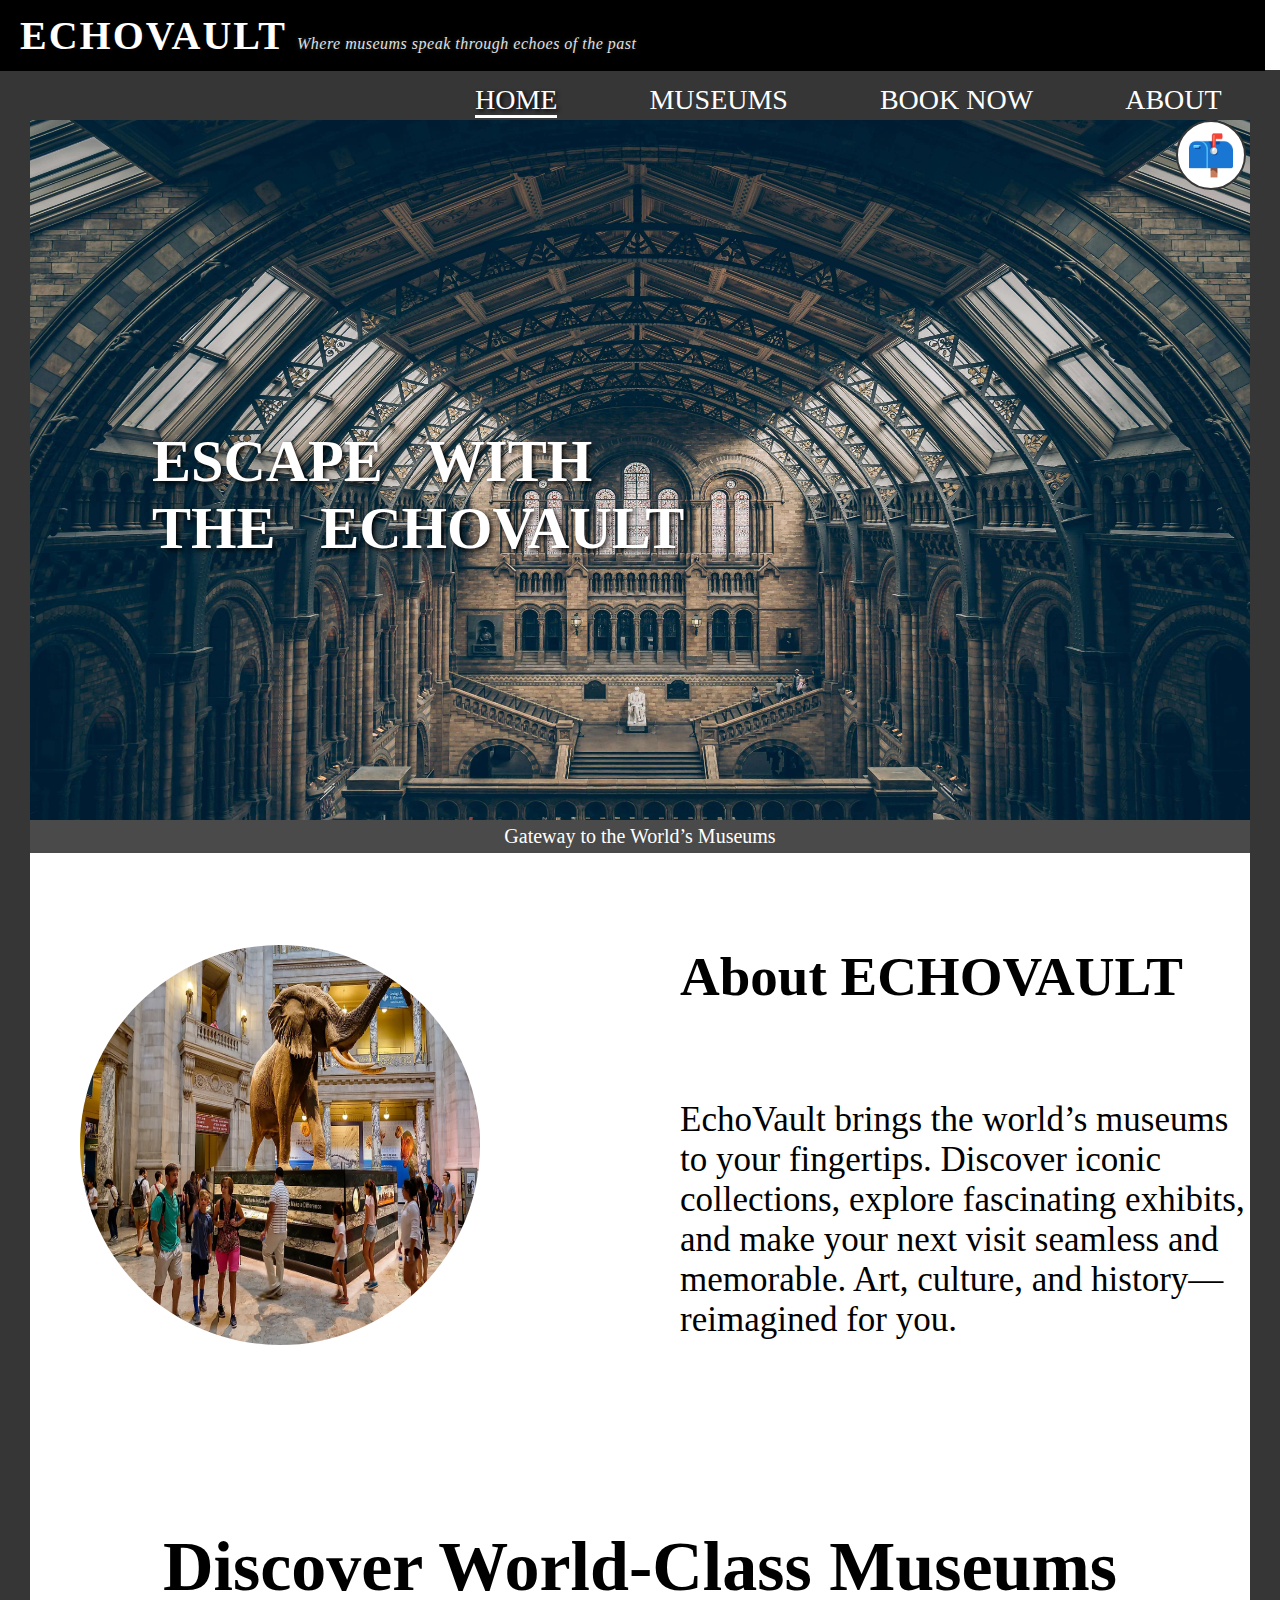
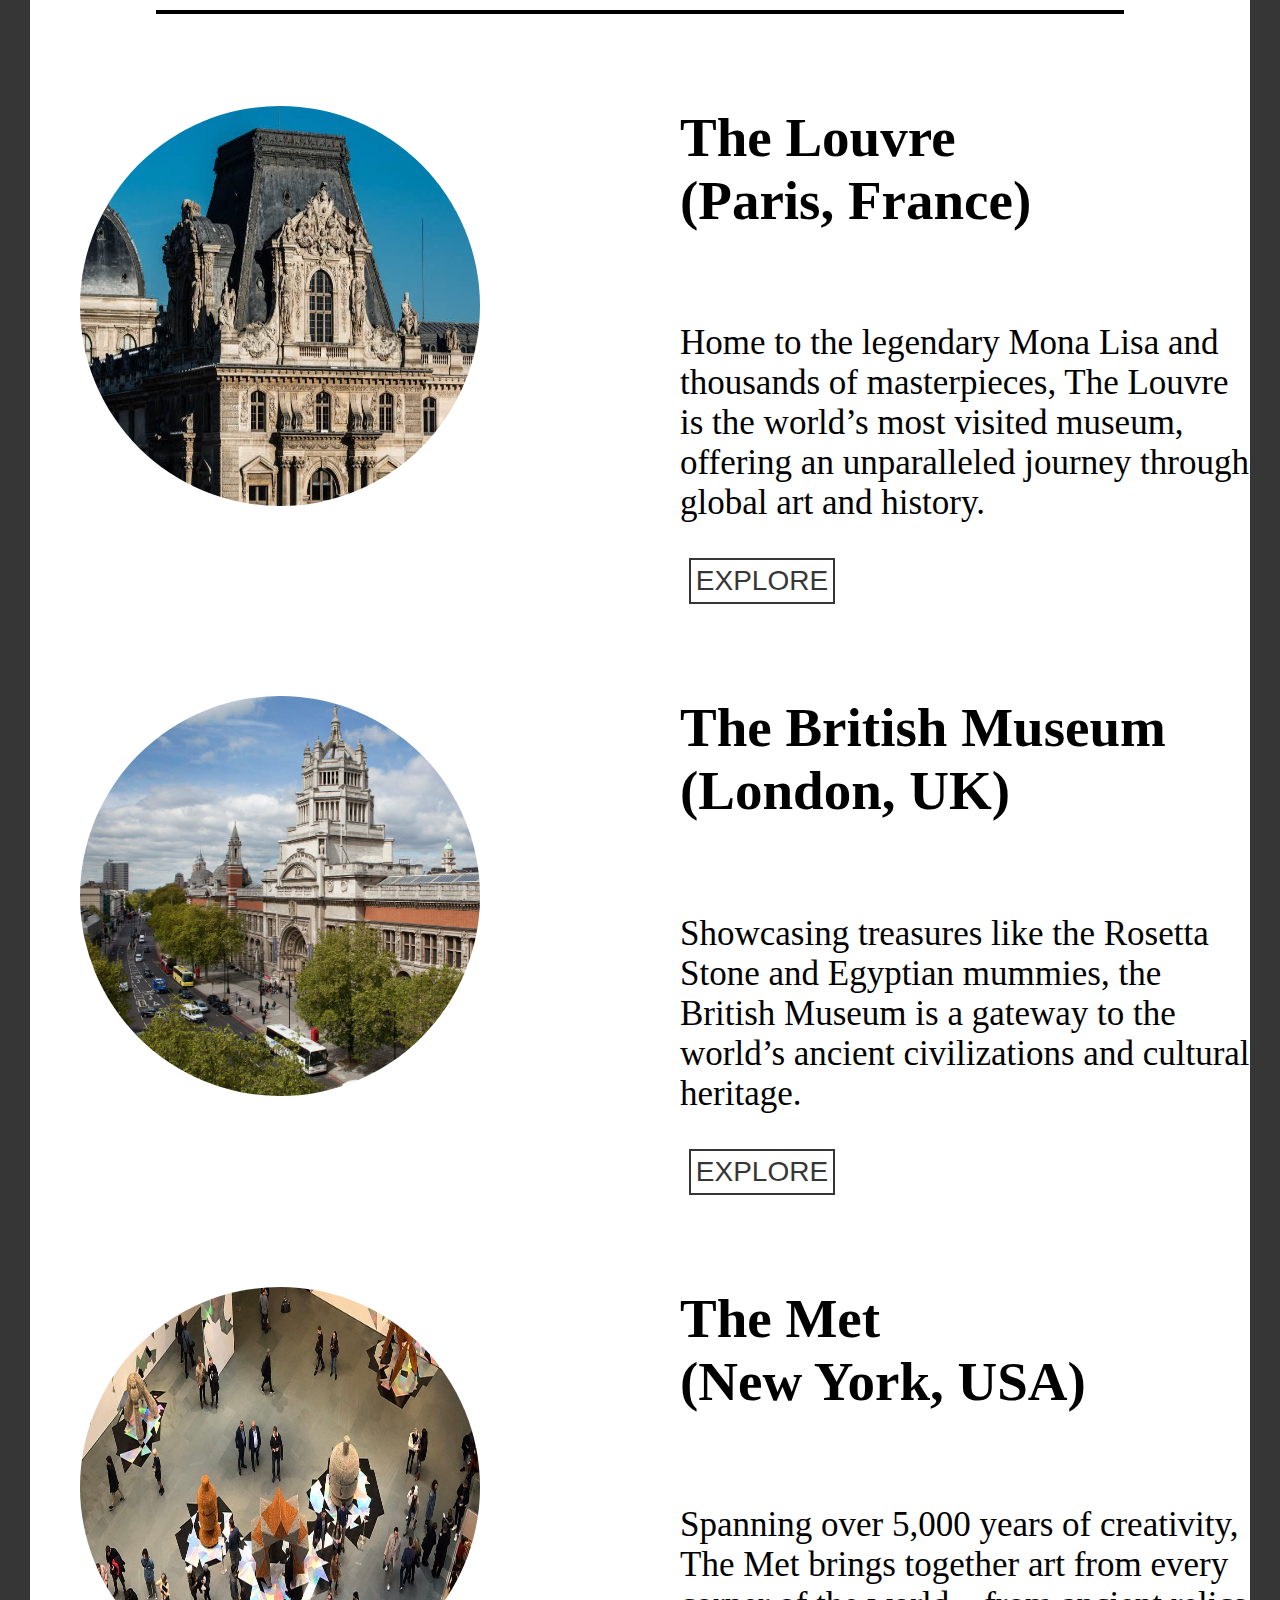
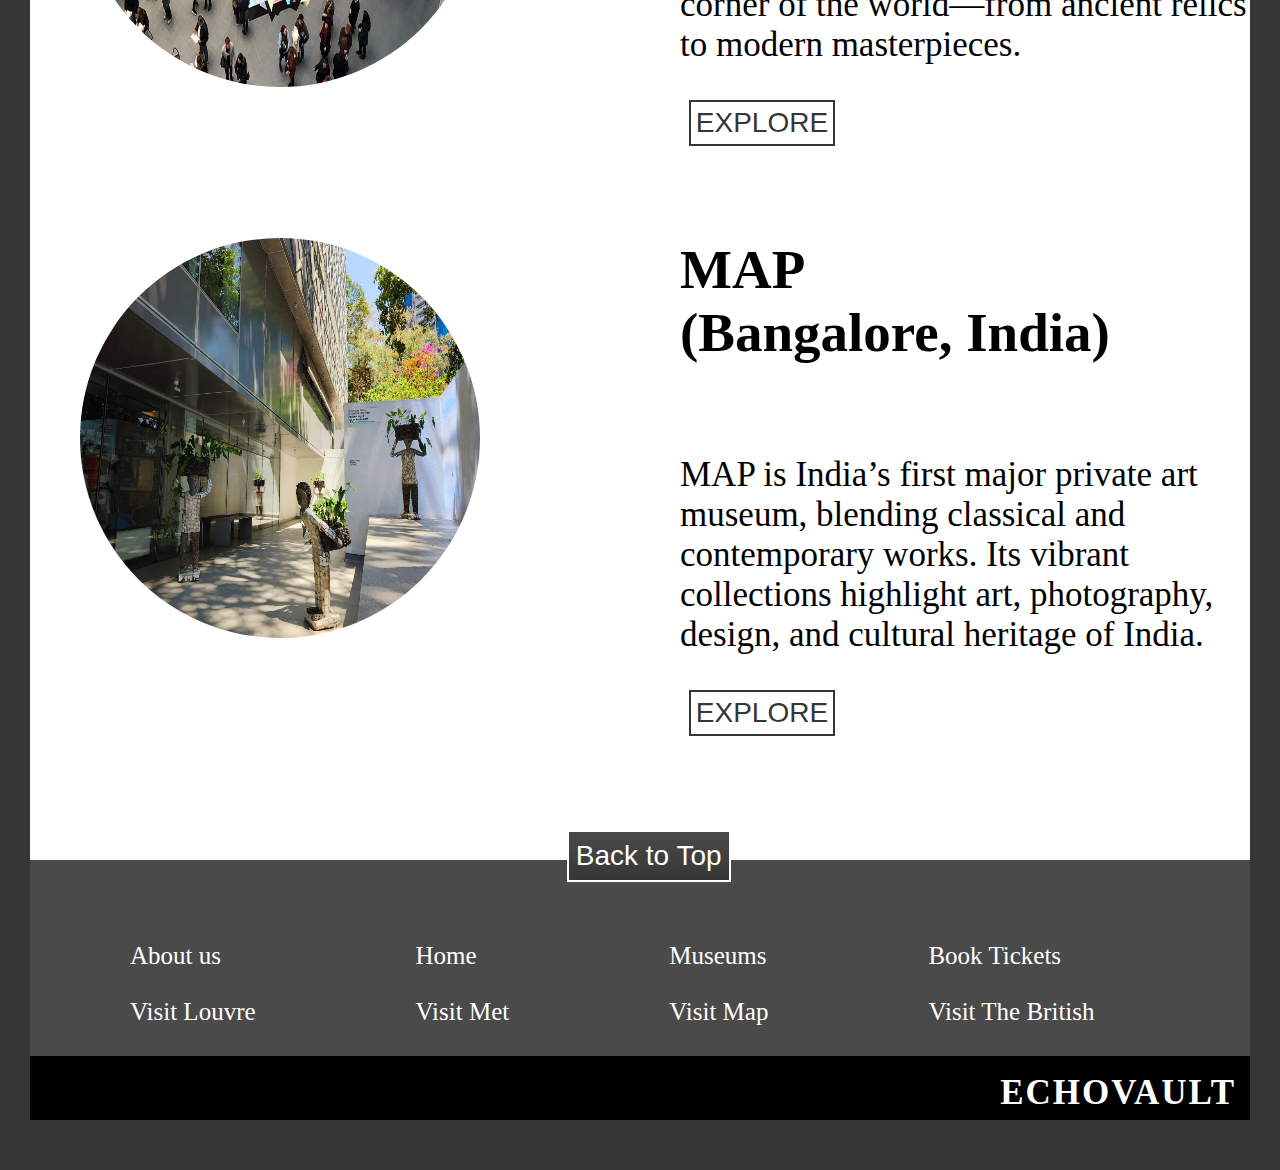
<file: index.html>
<html>
<head>
<!-- Google Tag Manager -->
<script>(function(w,d,s,l,i){w[l]=w[l]||[];w[l].push({'gtm.start':
new Date().getTime(),event:'gtm.js'});var f=d.getElementsByTagName(s)[0],
j=d.createElement(s),dl=l!='dataLayer'?'&l='+l:'';j.async=true;j.src=
'https://www.googletagmanager.com/gtm.js?id='+i+dl;f.parentNode.insertBefore(j,f);
})(window,document,'script','dataLayer','GTM-W4LN97SN');</script>
<!-- End Google Tag Manager -->
<script>
  window.dataLayer = window.dataLayer || [];
  function gtag(){dataLayer.push(arguments);}
  gtag('js', new Date());

  gtag('config', 'G-4BQMD818WQ');
</script>
<meta name="google-site-verification" content="qWw3iZ9mOuIpYrNnMLL8ugwxPNJtwoFsmE4FNlk66oI" />
<style>
body{margin:0px;padding:0px;background:white;padding:0px}
button:hover{color:white;background:black;box-shadow: 0 0 15px black}
button:active{background-color: #333;color:white;box-shadow: 0 0 10px #00000033}
li#l1:hover{border-bottom: 3px solid white;text-shadow:2px 2px 4px black}
div#d1{margin:0px;border-radius:0px;background:white;padding:0px}
div#d2{margin:0px;border-radius:0px;background:#000000;position:fixed;padding:12px 628px 12px 12px; z-index:9999; top: 0;left:0px}
.navi{background-color:#363636;height:50px;align:center;margin-top:70px}
ul#u3{padding-left:420px;margin:0px;font-size:28px}
p#p1{background-color:#000000;color:white;margin:0px;font-size:40px;display:inline;font-family:  'Cormorant Garamond', serif;letter-spacing: 2px;padding-left:8px;
font-weight: 600;}      
li#l1{DISPLAY:INliNE;margin-left:55px;margin-right:30px;color:white;line-height:60px}
img#i1{width:100%;height:700px;border:NONE;background:black}
.over{position:relative}
#t1{position:absolute; bottom: 200px;left:10%;color:white;font-family:Segoe UI Light;word-spacing:30px;font-size:50px;text-shadow:2px 2px 5px black;ANIMATION-NAME:ANIME;ANIMATION-DURATION:4S;
ANIMATION-TIMING-FUNCTION:EASE;ANIMATION-DELAY:0S;ANIMATION-ITERATION-COUNT:1;
ANIMATION-DIRECTION:normal;ANIMATION-PLAY-STATE:RUNNING}
@KEYFRAMES ANIME
{
0%{LEFT:-2%;bottom:200PX;opacity:0}
100%{left:10%;bottom:200px;opacity:1;text-shadow:3px 3px 5px black}

}
#p3{background-color:#4A4A4A;color:white;padding:5px;font-size:20px;text-align:center}
#abt{float:left;width:400px;height:400px;border-radius:500px;margin-left:50px;margin-right:200px;background:white;
transition-property:box-shadow,width,heigth;transition-duration:2s;transition-timing-function:ease;transition-delay:0s}
#abt:hover{box-shadow:0px 0px 50px black;width:405px;background:white}
.abt{background:white;margin-bottom:53px;margin-top:0px}
.mar{;border-left:30px #363636 solid;border-right:30px #363636 solid;border-bottom:50px #363636 solid}
.p4{font-size:55px}
#p4{font-size:35px}
button{background:white;border:2px #363636 solid;margin-left:54%;color: #363636;font-size:28px;padding:5px}
.hh{font-size:70px;text-align:center;margin-bottom:0px;margin-top:80px}
hr{margin: 3px auto 50px auto}
#back{bottom:30px;margin-left:44%;position:relative;cursor:pointer;background:linear-gradient(#4A4A4A,#363636);color:white;border:2px white solid;font-size:28px;padding:8px 7px}
.footer{background:#4A4A4A;margin:0px;padding:0}
#footer{display:flex}
.u1{;color:white;list-style: none;margin:30px 60px;font-size:25px}
a{color:white;text-decoration:none}
#ll:hover{border-bottom: 3px solid white;text-shadow:2px 2px 4px black}
.h1{text-align:right;border:7px black solid;background:black;color:white;padding-right:7px;font-size:35px;padding-top:10px;margin:0px;font-family:  'Cormorant Garamond', serif;letter-spacing: 2px;
font-weight: 600;}
.active{border-bottom: 3px solid white;text-shadow:2px 2px 4px black}
#tagline {background-color:#000000;color: #e0e0e0;text-shadow: 0 0 5px #ffffff33;margin:0px;display:inline;font-size:16px;padding-top:10px;margin-left:10px;font-family: "Cormorant Garamond", serif;font-style: italic;letter-spacing: 0.5px;
ANIMATION-NAME:fadeIn;ANIMATION-DURATION:2S;
ANIMATION-TIMING-FUNCTION:EASE;ANIMATION-DELAY:0S;ANIMATION-ITERATION-COUNT:1;
ANIMATION-DIRECTION:normal;ANIMATION-PLAY-STATE:pause}
 @keyframes fadeIn {
0%{opacity:0}
100%{opacity: 1}
}
.top{position:fixed;top:480px;left:1185px;opacity:0.5}
.top:hover{opacity:1}
.bt1{position:fixed;top:120px;left:485px;width:70px;height:70px;border-radius:50%;background-color:white;z-index:1000;font-size:40px;display:flex;align-items:center;justify-content:center;cursor:pointer;}
</style>
<title>
Skip the Line: Museum Tickets Online | ECHOVAULT
</title>
<meta name="description" content="Book 2026 museum tickets online. Skip the lines at world-class exhibits and get exclusive deals today!">
</head>
 
<body>
<!-- Google Tag Manager (noscript) -->
<noscript><iframe src="https://www.googletagmanager.com/ns.html?id=GTM-W4LN97SN"
height="0" width="0" style="display:none;visibility:hidden"></iframe></noscript>
<!-- End Google Tag Manager (noscript) -->


<a href="subscribe.html"><button class="bt1">📫</button></a>
<div id="d1" >
<a class="top" href="#d1"><img src="top.png" width="50px" height="50px" ></a>
<div id="d2">
<tr><td><p id="p1" >ECHOVAULT</p></td><td><span id="tagline" >Where museums speak through echoes of the past</span></td></tr>
</div>
<div class="navi">
<nav>
<ul id="u3">
<li class="active" id="l1" ><a href="HOME1.html">HOME</a></li>
<li id="l1"><a href="#bb">MUSEUMS</a></li>
<li id="l1"><a href="book.html" target="blank">BOOK NOW</a></li>
<li id="l1"><a href="#p3">ABOUT</a></li>
</ul>
</nav>
</div>
<div class="mar">
<div class="over">
<img id="i1" src="home111.jpg" id="i1">
<div id="t1"><h3>ESCAPE WITH<BR>THE ECHOVAULT</h3>
</div>
</div>
<div id="p3">Gateway to the World’s Museums</div>
<div class="abt">
<img  id="abt" src="m1.webp">
<h5 class="p4" id="aa">About ECHOVAULT</h5>
<p id="p4">EchoVault brings the world’s museums to your fingertips. Discover iconic collections, explore fascinating exhibits, and make your next visit seamless and memorable. Art, culture, and history—reimagined for you.</p>

<br><br><br><br>
<h2 class="hh" id="bb">Discover World-Class Museums</h2>
<hr color="Black" size="4" width="79.1%">

<div class="abt">
<a href="louvre.html" target="blank"><img src="l1.jpg" id="abt"></a>
<h5 class="p4">The Louvre<br>(Paris, France)</h5>
<p id="p4">Home to the legendary Mona Lisa and thousands of masterpieces, The Louvre is the world’s most visited museum, offering an unparalleled journey through global art and history.</p>
<a href="Louvre.html" target="blank"><button type="button">EXPLORE</button></a></div>

<div class="abt">
<a href="The british Museum.html" target="blank"><img src="v1.jpg" id="abt"></a>
<h5 class="p4">The British Museum <br>(London, UK)</h5>
<p id="p4">Showcasing treasures like the Rosetta Stone and Egyptian mummies, the British Museum is a gateway to the world’s ancient civilizations and cultural heritage.</p>
<a href="The British Museum.html" target="blank"><button type="button">EXPLORE</button></a></div>


<div class="abt">
<a href="The Met.html" target="blank"><img src="mo1.jpg" id="abt"></a>
<h5 class="p4">The Met<br>(New York, USA)</h5>
<p id="p4">Spanning over 5,000 years of creativity, The Met brings together art from every corner of the world—from ancient relics to modern masterpieces.</p>
<a href="The Met.html" target="blank"><button type="button">EXPLORE</button></a></div>


<div class="abt">
<a href="map.html" target="blank"><img src="b1.jpg" id="abt"></a>
<h5 class="p4">MAP<br>(Bangalore, India)</h5>
<p id="p4">MAP is India’s first major private art museum, blending classical and contemporary works. Its vibrant collections highlight art, photography, design, and cultural heritage of India.</p>
<a href="map.html" target="blank"><button type="button">EXPLORE</button></a></div><br>
</div>
<div class="footer">
<a href="#d1"><button type="button" id="back">Back to Top</button></a>
<div id="footer">
<ul class="u1">
<li><a id="ll" href="#p3">About us</a><br><br></li>
<li><a id="ll" href="visit louvre.html" target="blank">Visit Louvre</a></li>
</ul>
<ul class="u1">
<li ><a id="ll" href="HOME1.html">Home</a><br><br></li>
<li ><a  id="ll"href="vmet.html" target="blank">Visit Met</a></li>
</ul>
<ul class="u1">
<li ><a  id="ll" href="#bb">Museums</a><br><br></li>
<li><a  id="ll"href="vmap.html" target="blank">Visit Map</a></li>
</ul>
<ul class="u1">
<li ><a  id="ll"href="book.html">Book Tickets</a><br><br></li>
<li ><a id="ll" href="vbritish.html" target="blank">Visit The British</a></li>
</ul>

</div>
<a href="#d1"><h5 class="h1">ECHOVAULT</h5></a>




</div>

</div>

</div>

</body>
</html>
</file>
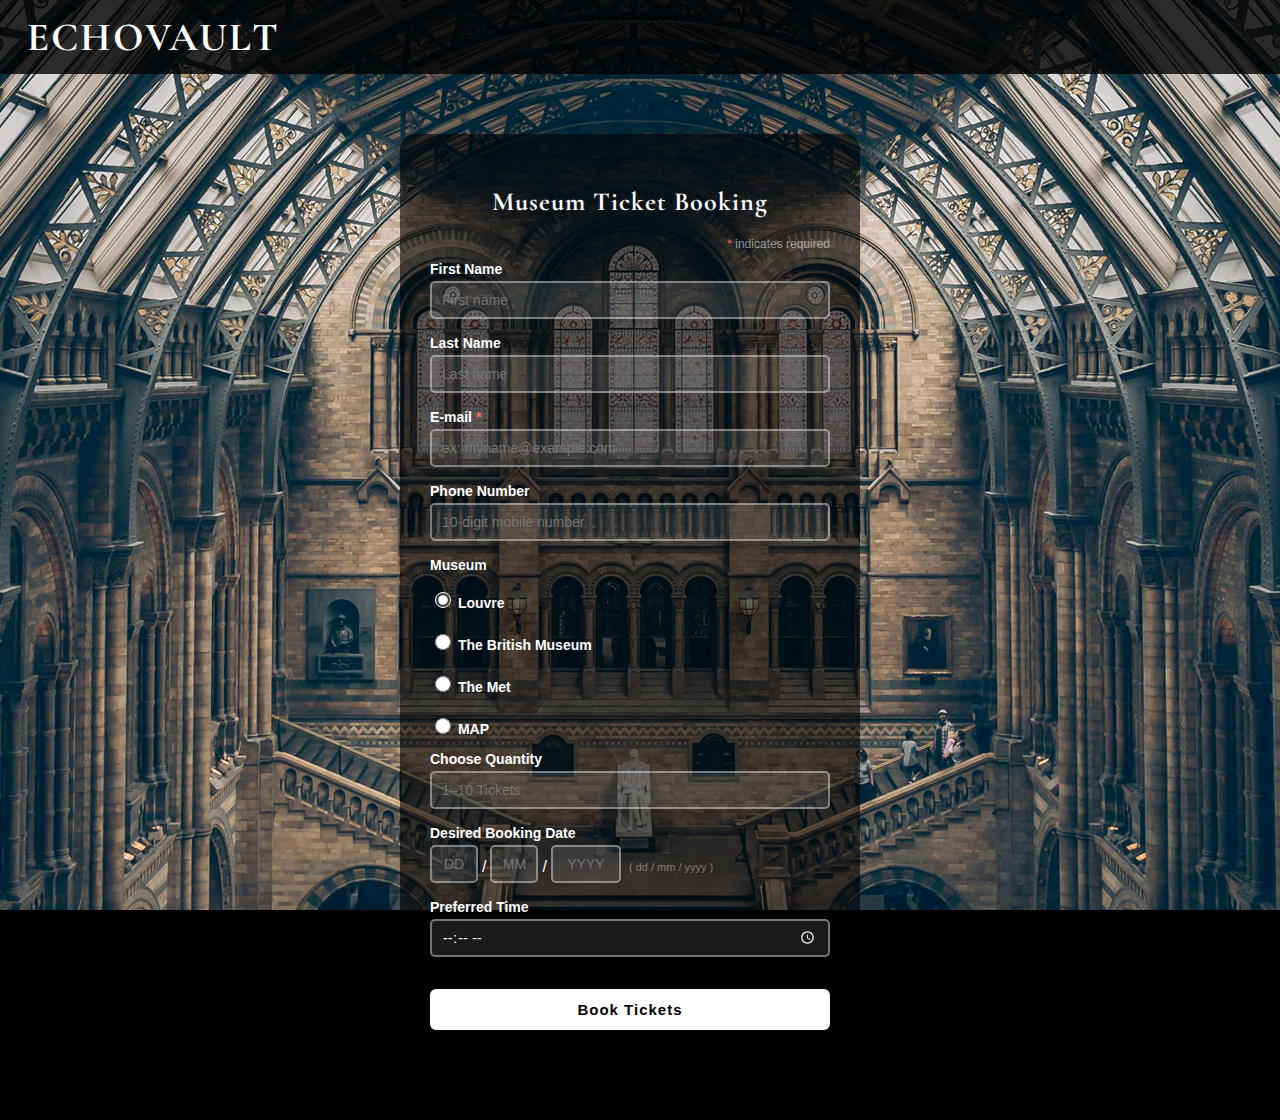
<file: book.html>
<!DOCTYPE html>
<html lang="en">
<head>

<!-- Google Tag Manager -->
<script>(function(w,d,s,l,i){w[l]=w[l]||[];w[l].push({'gtm.start':
new Date().getTime(),event:'gtm.js'});var f=d.getElementsByTagName(s)[0],
j=d.createElement(s),dl=l!='dataLayer'?'&l='+l:'';j.async=true;j.src=
'https://www.googletagmanager.com/gtm.js?id=GTM-W4LN97SN';f.parentNode.insertBefore(j,f);
})(window,document,'script','dataLayer');</script>

<!-- Google Analytics -->
<script>
window.dataLayer = window.dataLayer || [];
function gtag(){dataLayer.push(arguments);}
gtag('js', new Date());
gtag('config', 'G-4BQMD818WQ');
</script>

<!-- Meta Pixel -->
<script>
!function(f,b,e,v,n,t,s)
{if(f.fbq)return;n=f.fbq=function(){n.callMethod?
n.callMethod.apply(n,arguments):n.queue.push(arguments)};
if(!f._fbq)f._fbq=n;n.push=n;n.loaded=!0;n.version='2.0';
n.queue=[];t=b.createElement(e);t.async=!0;
t.src=v;s=b.getElementsByTagName(e)[0];
s.parentNode.insertBefore(t,s)}
(window, document,'script','https://connect.facebook.net/en_US/fbevents.js');
fbq('init', '1827771214596040');
fbq('track', 'PageView');
</script>

<!-- Google Fonts -->
<link href="https://fonts.googleapis.com/css2?family=Cormorant+Garamond:wght@400;600&display=swap" rel="stylesheet">

<title>BOOK TICKETS</title>
<meta name="viewport" content="width=device-width,user-scalable=no"/>

<style>

* {
  box-sizing: border-box;
}

body {
  background: black url('home111.png') no-repeat center center fixed;
  background-size: cover;
  color: white;
  font-family: Arial, sans-serif;
  margin: 0;
  padding: 0;
}

#dd {
  background: #000000CC;
  padding: 3px;
}

.aa {
  font-size: 40px;
  font-family: 'Cormorant Garamond', serif;
  letter-spacing: 2px;
  padding-left: 24px;
  margin: 0;
  padding-top: 10px;
  padding-bottom: 10px;
}

a {
  text-decoration: none;
  color: white;
}

/* ── FORM WRAPPER ── */
#mc_embed_signup {
  background: #00000099;
  border-radius: 15px;
  padding: 30px;
  width: 460px;
  margin-left: 400px;
  margin-top: 60px;
  margin-bottom: 60px;
}

#mc_embed_signup h2 {
  text-align: center;
  font-family: 'Cormorant Garamond', serif;
  font-size: 26px;
  letter-spacing: 1px;
  margin-bottom: 20px;
  color: white;
}

/* ── LABELS ── */
.mc-field-group label,
#mc_embed_signup label {
  font-weight: bold;
  margin: 10px 0 4px 0;
  display: block;
  color: white;
  font-size: 14px;
}

/* ── TEXT / EMAIL / NUMBER / DATE / TIME INPUTS ── */
.mc-field-group input[type="text"],
.mc-field-group input[type="email"],
.mc-field-group input[type="tel"],
.mc-field-group input[type="number"],
.mc-field-group input[type="date"],
.mc-field-group input[type="time"],
.mc-field-group input.text,
.mc-field-group input.email,
.mc-field-group input.number,
.datepart {
  background: #FFFFFF1A;
  border: 2px solid #FFFFFF66;
  border-radius: 5px;
  width: 100%;
  height: 38px;
  margin-bottom: 6px;
  color: white;
  padding: 0 10px;
  font-size: 14px;
  font-family: Arial, sans-serif;
  outline: none;
  transition: border 0.2s, background 0.2s;
}

.mc-field-group input[type="text"]:focus,
.mc-field-group input[type="email"]:focus,
.mc-field-group input[type="tel"]:focus,
.mc-field-group input[type="number"]:focus,
.mc-field-group input[type="date"]:focus,
.mc-field-group input[type="time"]:focus,
.mc-field-group input.text:focus,
.mc-field-group input.email:focus,
.mc-field-group input.number:focus {
  border: 2px solid white;
  background: #FFFFFF33;
}

/* ── COLOR FIX FOR DATE/TIME PICKERS ── */
input[type="date"]::-webkit-calendar-picker-indicator,
input[type="time"]::-webkit-calendar-picker-indicator {
  filter: invert(1);
  cursor: pointer;
}

/* ── DATE FIELD (Mailchimp's split DD/MM/YYYY) ── */
.datefield {
  display: flex;
  align-items: center;
  gap: 4px;
  flex-wrap: wrap;
}

.datefield .subfield input.datepart {
  width: 48px;
  padding: 0 6px;
  text-align: center;
}

.datefield .yearfield input.datepart {
  width: 70px;
}

.datefield span:not(.subfield):not(.small-meta) {
  color: #FFFFFF99;
  font-size: 16px;
}

.small-meta {
  font-size: 11px;
  color: #FFFFFF66;
  margin-left: 4px;
}

/* ── RADIO BUTTONS ── */
.mc-field-group .museum-options {
  display: flex;
  flex-direction: column;
  gap: 6px;
  margin-top: 6px;
}

.museum-options label {
  display: flex;
  align-items: center;
  gap: 8px;
  font-weight: normal;
  cursor: pointer;
  margin: 0;
}

.museum-options input[type="radio"] {
  accent-color: white;
  width: 16px;
  height: 16px;
  cursor: pointer;
}

/* ── MC FIELD GROUP WRAPPER ── */
.mc-field-group {
  margin-bottom: 8px;
  width: 100%;
}

/* ── SUBMIT BUTTON ── */
#mc-embedded-subscribe {
  margin-top: 18px;
  width: 100%;
  background: white;
  color: black;
  font-weight: bold;
  border: 2px solid white;
  padding: 10px;
  border-radius: 6px;
  cursor: pointer;
  font-size: 15px;
  letter-spacing: 1px;
  transition: background 0.2s, color 0.2s;
}

#mc-embedded-subscribe:hover {
  background: transparent;
  color: white;
}

/* ── RESPONSE MESSAGES ── */
#mce-error-response,
#mce-success-response {
  margin-top: 14px;
  font-size: 14px;
  border-radius: 6px;
  padding: 10px 14px;
}

#mce-success-response {
  background: #ffffff1a;
  border: 1px solid #88ff88;
  color: #88ff88;
}

#mce-error-response {
  background: #ffffff1a;
  border: 1px solid #ff8888;
  color: #ff8888;
}

/* ── ASTERISK / REQUIRED ── */
.asterisk { color: #ff6b6b; }
.indicates-required {
  font-size: 12px;
  color: #FFFFFF88;
  text-align: right;
  margin-bottom: 10px;
}

/* ── MAILCHIMP BADGE (hide or style) ── */
.optionalParent p {
  display: none;
}

/* ── RESPONSIVE ── */
@media (max-width: 700px) {
  #mc_embed_signup {
    width: 94%;
    margin-left: 3%;
    margin-right: 3%;
  }
  .aa { font-size: 28px; }
}

</style>
</head>

<body>

<!-- HEADER -->
<div id="dd">
  <h1 class="aa"><a href="HOME1.html">ECHOVAULT</a></h1>
</div>

<!-- MAILCHIMP FORM -->
<div id="mc_embed_signup">
  <form
    action="https://app.us3.list-manage.com/subscribe/post?u=4e595a5c3c7b0dc028af2307c&amp;id=9c6ef55753&amp;f_id=004dbbe2f0"
    method="post"
    id="mc-embedded-subscribe-form"
    name="mc-embedded-subscribe-form"
    class="validate"
    target="_blank"
    novalidate>

    <div id="mc_embed_signup_scroll">

      <h2>Museum Ticket Booking</h2>
      <div class="indicates-required"><span class="asterisk">*</span> indicates required</div>

      <!-- FIRST NAME -->
      <div class="mc-field-group">
        <label for="mce-FNAME">First Name</label>
        <input type="text" name="FNAME" class="text" id="mce-FNAME" placeholder="First name" autocomplete="off">
      </div>

      <!-- LAST NAME -->
      <div class="mc-field-group">
        <label for="mce-LNAME">Last Name</label>
        <input type="text" name="LNAME" class="text" id="mce-LNAME" placeholder="Last name" autocomplete="off">
      </div>

      <!-- EMAIL -->
      <div class="mc-field-group">
        <label for="mce-EMAIL">E-mail <span class="asterisk">*</span></label>
        <input type="email" name="EMAIL" class="required email" id="mce-EMAIL" placeholder="ex: myname@example.com" required autocomplete="off">
      </div>

      <!-- PHONE -->
      <div class="mc-field-group">
        <label for="mce-PHONE">Phone Number</label>
        <input type="tel" name="PHONE" class="text" id="mce-PHONE" maxlength="15" placeholder="10-digit mobile number" autocomplete="off">
      </div>

      <!-- MUSEUM (radio → hidden Mailchimp text field) -->
      <div class="mc-field-group">
        <label>Museum</label>
        <div class="museum-options">
          <label><input type="radio" name="_museum_choice" value="LOUVRE" checked onchange="setMuseum(this.value)"> Louvre</label>
          <label><input type="radio" name="_museum_choice" value="BRITISH" onchange="setMuseum(this.value)"> The British Museum</label>
          <label><input type="radio" name="_museum_choice" value="MET" onchange="setMuseum(this.value)"> The Met</label>
          <label><input type="radio" name="_museum_choice" value="MAP" onchange="setMuseum(this.value)"> MAP</label>
        </div>
        <!-- Hidden field that actually submits to Mailchimp -->
        <input type="hidden" name="MUSEUM" id="mce-MUSEUM" value="LOUVRE">
      </div>

      <!-- TICKETS -->
      <div class="mc-field-group">
        <label for="mce-TICKET">Choose Quantity</label>
        <input type="number" name="TICKET" class="number" id="mce-TICKET" min="1" max="10" placeholder="1–10 Tickets" required>
      </div>

      <!-- DATE (Mailchimp DD/MM/YYYY split format) -->
      <div class="mc-field-group size1of2">
        <label>Desired Booking Date</label>
        <div class="datefield">
          <span class="subfield dayfield">
            <input class="datepart" type="text" pattern="[0-9]*" placeholder="DD" size="2" maxlength="2" name="MDATE[day]" id="mce-MDATE-day">
          </span>
          /
          <span class="subfield monthfield">
            <input class="datepart" type="text" pattern="[0-9]*" placeholder="MM" size="2" maxlength="2" name="MDATE[month]" id="mce-MDATE-month">
          </span>
          /
          <span class="subfield yearfield">
            <input class="datepart" type="text" pattern="[0-9]*" placeholder="YYYY" size="4" maxlength="4" name="MDATE[year]" id="mce-MDATE-year">
          </span>
          <span class="small-meta nowrap">( dd / mm / yyyy )</span>
        </div>
      </div>

      <!-- TIME -->
      <div class="mc-field-group">
        <label for="mce-TIME">Preferred Time</label>
        <input type="time" name="TIME" class="text" id="mce-TIME" required>
      </div>

      <!-- Mailchimp anti-bot honeypot -->
      <div aria-hidden="true" style="position:absolute;left:-5000px;">
        <input type="text" name="b_4e595a5c3c7b0dc028af2307c_9c6ef55753" tabindex="-1" value="">
      </div>

      <!-- RESPONSE MESSAGES -->
      <div id="mce-responses" class="clear">
        <div class="response" id="mce-error-response" style="display:none;"></div>
        <div class="response" id="mce-success-response" style="display:none;"></div>
      </div>

      <!-- SUBMIT -->
      <div class="optionalParent">
        <div class="clear foot">
          <input type="submit" name="subscribe" id="mc-embedded-subscribe" class="button" value="Book Tickets">
        </div>
      </div>

    </div>
  </form>
</div>

<!-- Mailchimp validation script -->
<script type="text/javascript" src="//s3.amazonaws.com/downloads.mailchimp.com/js/mc-validate.js"></script>
<script type="text/javascript">
(function($) {
  window.fnames = new Array();
  window.ftypes = new Array();
  fnames[1]='FNAME';  ftypes[1]='text';
  fnames[2]='LNAME';  ftypes[2]='text';
  fnames[4]='PHONE';  ftypes[4]='phone';
  fnames[0]='EMAIL';  ftypes[0]='email';
  fnames[7]='MUSEUM'; ftypes[7]='text';
  fnames[9]='TICKET'; ftypes[9]='number';
  fnames[8]='MDATE';  ftypes[8]='date';
  fnames[10]='TIME';  ftypes[10]='text';
}(jQuery));
var $mcj = jQuery.noConflict(true);
</script>

<script>
/* Sync radio → hidden MUSEUM field for Mailchimp */
function setMuseum(val) {
  document.getElementById('mce-MUSEUM').value = val;
}

/* Restore background from sessionStorage (same as original) */
window.onload = function() {
  let bg = sessionStorage.getItem('bg');
  if (bg === "louvre")
    document.body.style.background = "black url('l3.jpg') no-repeat center center fixed";
  else if (bg === "british")
    document.body.style.background = "black url('vb3.jpg') no-repeat center center fixed";
  else if (bg === "met")
    document.body.style.background = "black url('m3.jpg') no-repeat center center fixed";
  else if (bg === "map")
    document.body.style.background = "black url('map4.jpg') no-repeat center center fixed";

  if (bg) document.body.style.backgroundSize = "cover";
};
</script>

</body>
</html>
</file>
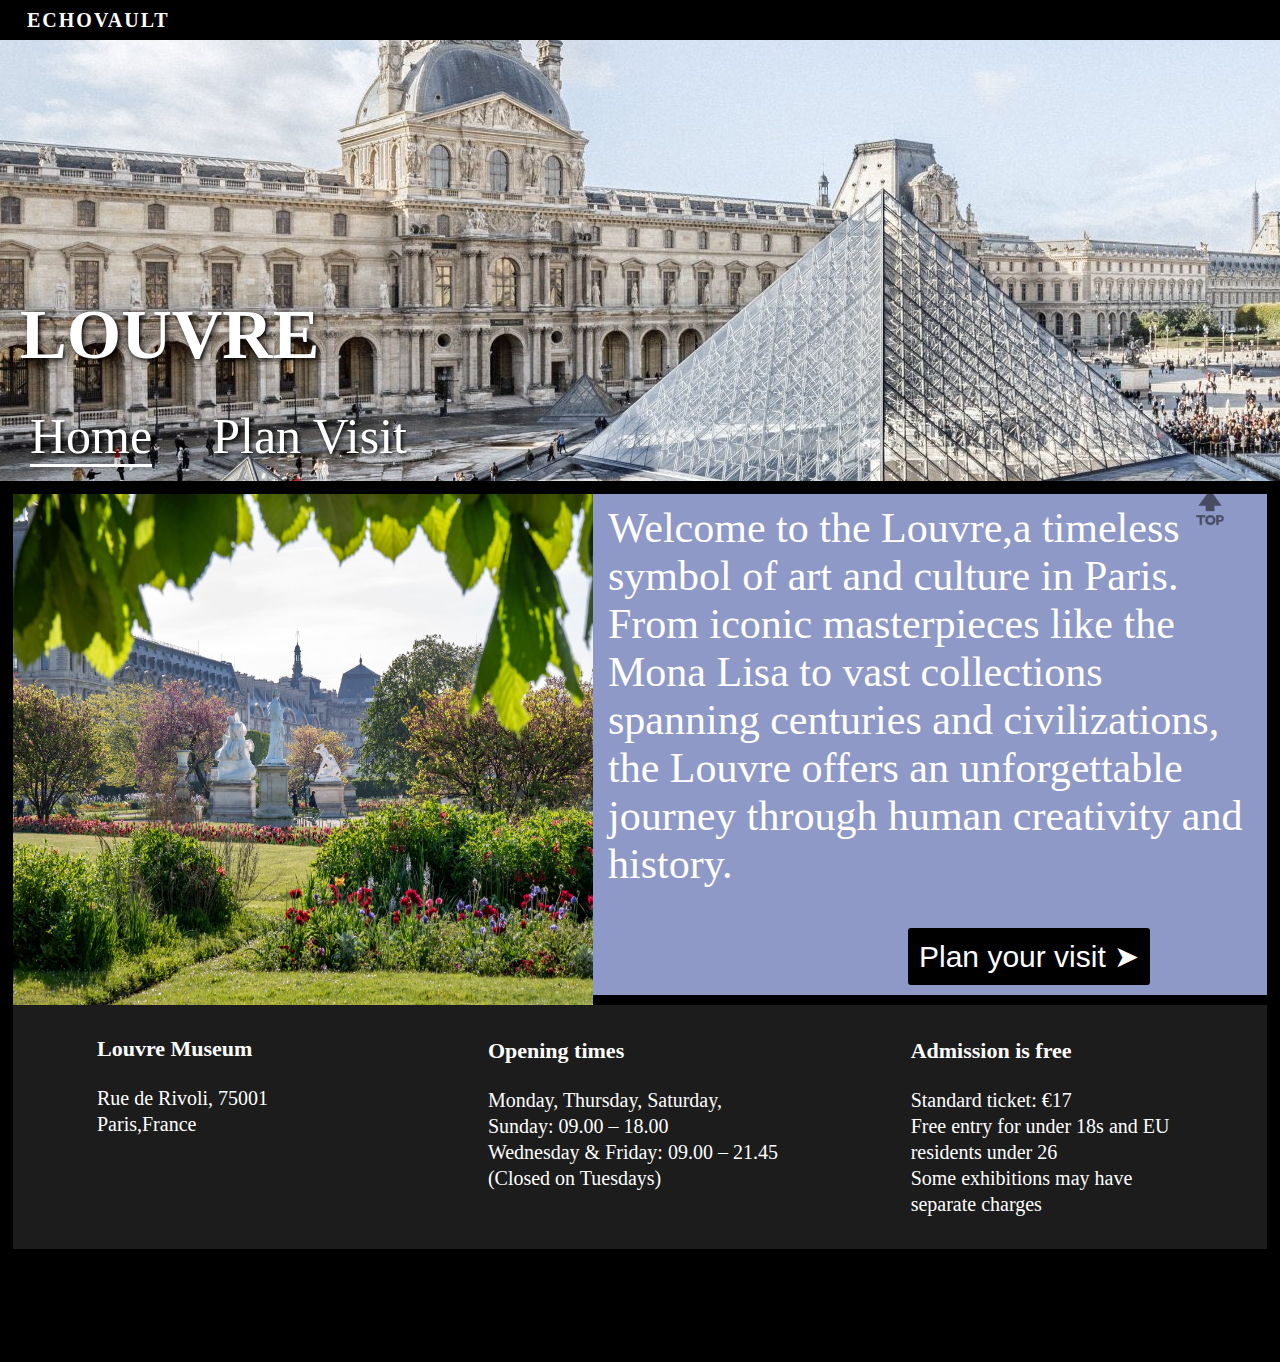
<file: Louvre.html>
<html>
<head>
<!-- Google Tag Manager -->
<script>(function(w,d,s,l,i){w[l]=w[l]||[];w[l].push({'gtm.start':
new Date().getTime(),event:'gtm.js'});var f=d.getElementsByTagName(s)[0],
j=d.createElement(s),dl=l!='dataLayer'?'&l='+l:'';j.async=true;j.src=
'https://www.googletagmanager.com/gtm.js?id='+i+dl;f.parentNode.insertBefore(j,f);
})(window,document,'script','dataLayer','GTM-W4LN97SN');</script>
<!-- End Google Tag Manager -->
<script>
  window.dataLayer = window.dataLayer || [];
  function gtag(){dataLayer.push(arguments);}
  gtag('js', new Date());

  gtag('config', 'G-4BQMD818WQ');
</script>
<link rel="stylesheet" type="text/css" href="museumcss.css" />
<style>
body{background:black url('l2.1.png')no-repeat;Color:white;margin:0px;padding:0px}
a{color:white;text-decoration:none}
.a3{font-size:70px;padding-top:410px;margin-top:0px;line-height:50px;margin-top:0px;margin-top: -100px; }
</style>
<title>LOUVRE
</title>
</head>
<body>
<!-- Google Tag Manager (noscript) -->
<noscript><iframe src="https://www.googletagmanager.com/ns.html?id=GTM-W4LN97SN"
height="0" width="0" style="display:none;visibility:hidden"></iframe></noscript>
<!-- End Google Tag Manager (noscript) -->
<div id="dd">
<h2 class="aa"><a href="HOME1.html">ECHOVAULT</a></h2>
</div>
<div id="d1">
<a class="top" href="#d1"><img src="top.png" width="50px" height="50px" ></a>
<h1 class="a3">LOUVRE</h1>
<ul class="a1"><a href="Louvre.html"><li class="a2" id="active">Home</li></a><a href="visit louvre.html" target="blank"><li class="a2">Plan Visit</li></a></ul>
<div id="d2">
<img src="l3.jpg" class="i1">
<p id="p1">
Welcome to the Louvre,a timeless symbol of art and culture in Paris. From iconic masterpieces like the Mona Lisa to vast collections spanning centuries and civilizations, the Louvre offers an unforgettable journey through human creativity and history.<br>
<a href="visit louvre.html" target="blank"><button type="button">Plan your visit ➤</button></a>
</p>
<div id="footer">
<div class="footer"><h4>Louvre Museum</h4>
Rue de Rivoli,
75001 Paris,France</div>
<div class="footer1"><h4>Opening times</h4>
Monday, Thursday, Saturday, Sunday: 09.00 – 18.00<br>
    Wednesday & Friday: 09.00 – 21.45<br>
    (Closed on Tuesdays)<br>

</div>
<div class="footer2"><h4>Admission is free</h4>
Standard ticket: €17<br>
Free entry for under 18s and EU residents under 26<br>
Some exhibitions may have separate charges</div>

</div>
</div>
</div>

<script>
</script>
</body>
</html>
</file>
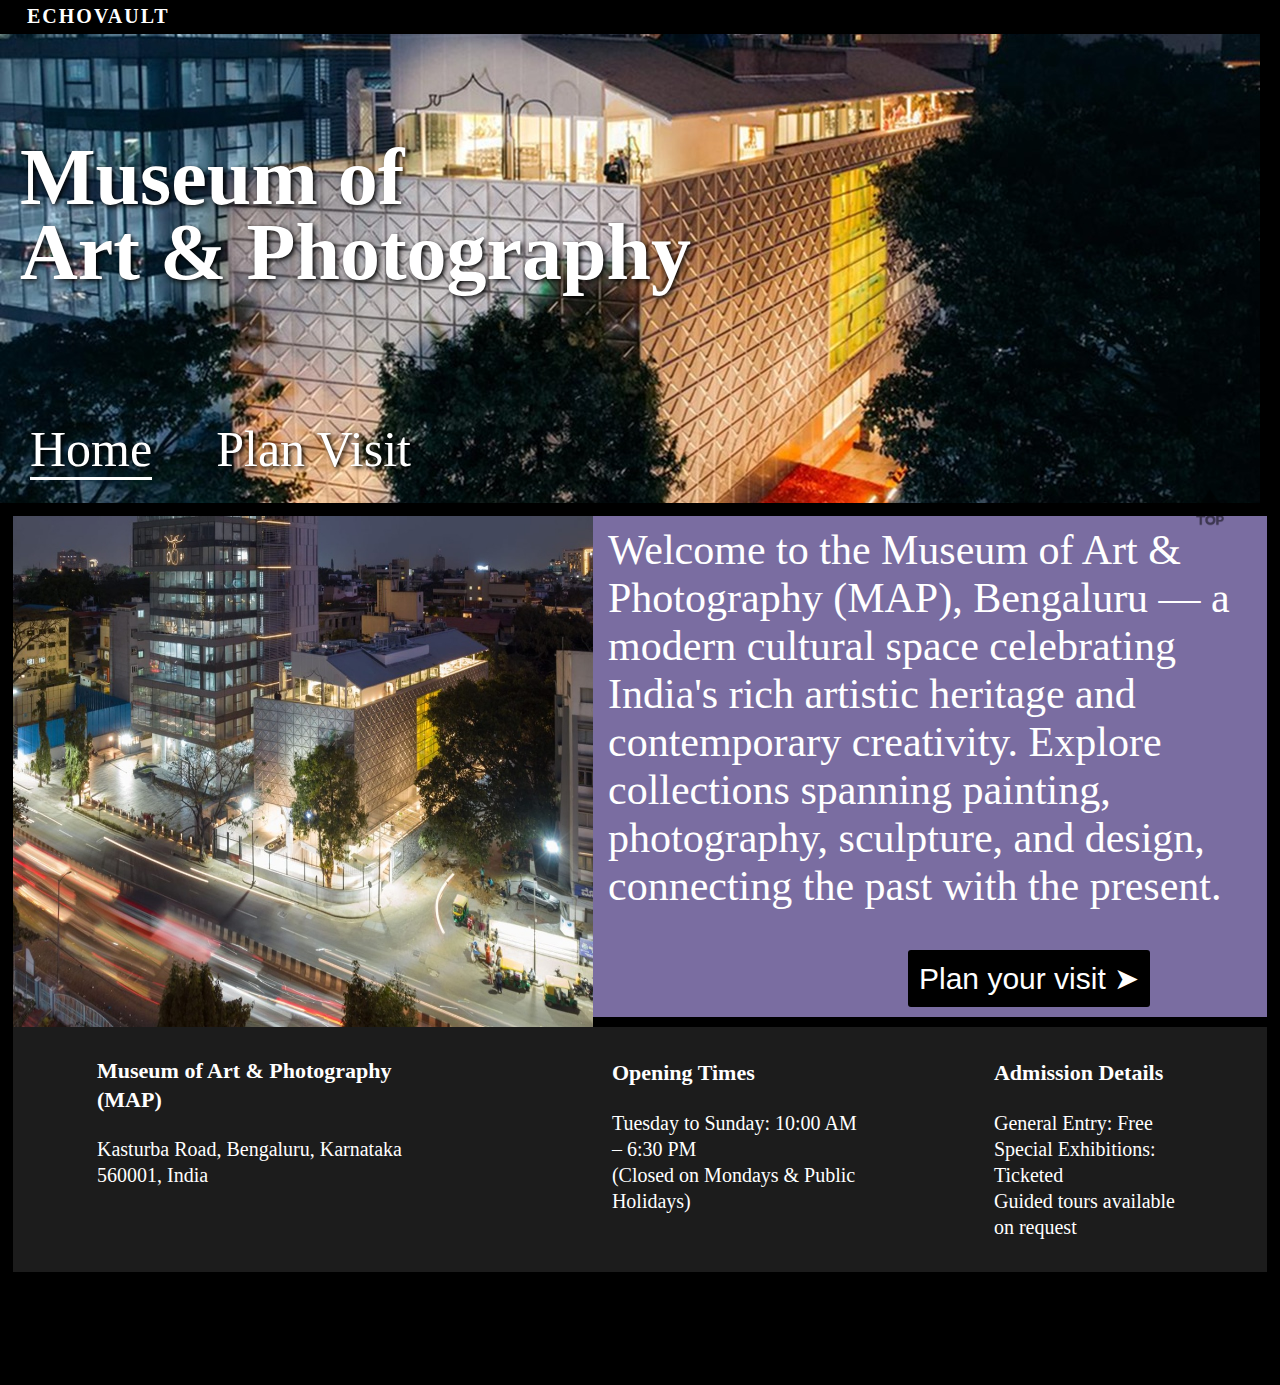
<file: map.html>
<html>
<head>
<!-- Google tag (gtag.js) -->
<script async src="https://www.googletagmanager.com/gtag/js?id=G-4BQMD818WQ"></script>
<script>
  window.dataLayer = window.dataLayer || [];
  function gtag(){dataLayer.push(arguments);}
  gtag('js', new Date());

  gtag('config', 'G-4BQMD818WQ');
</script>

<link rel="stylesheet" type="text/css" href="museumcss.css" />
<style>
body {background: black url('map3.jpg') no-repeat;color: white;}
.a3{line-height:75px;font-size:80px;padding:240px 0px 0px 20px;text-shadow:2px 2px 5px black;margin-top: -100px;}
#p1{background:#7A6DA1}
#d2{margin-top:25px}
.a1{margin-top:130px}
</style>
<title>MAP</title>
</head>
<body>

<div id="dd">
<h1 class="aa"><a href="HOME1.html">ECHOVAULT</a></h1>
</div>
<div id="d1">
<a class="top" href="#d1"><img src="top.png" width="50px" height="50px" ></a>
<h1 class="a3">Museum of <br>Art & Photography</h1>
<ul class="a1">
<a href="map.html"><li class="a2" id="active">Home</li></a>
<a href="vmap.html" target="blank"><li class="a2">Plan Visit</li></a>
</ul>

<div id="d2">
<img src="map4.jpg" class="i1">
<p id="p1">
Welcome to the Museum of Art & Photography (MAP), Bengaluru — a modern cultural space celebrating India's rich artistic heritage and contemporary creativity. 
Explore collections spanning painting, photography, sculpture, and design, connecting the past with the present.<br>
<a href="vmap.html" target="blank"><button type="button">Plan your visit ➤</button></a>
</p>

<div id="footer">
  <div class="footer">
    <h4>Museum of Art & Photography (MAP)</h4>
    Kasturba Road, Bengaluru, Karnataka 560001, India
  </div>

  <div class="footer1">
    <h4>Opening Times</h4>
    Tuesday to Sunday: 10:00 AM – 6:30 PM<br>
    (Closed on Mondays & Public Holidays)<br>
  </div>

  <div class="footer2">
    <h4>Admission Details</h4>
    General Entry: Free<br>
    Special Exhibitions: Ticketed<br>
    Guided tours available on request
  </div>
</div>
</div>
</div>

<script>

</script>
</body>
</html>
</file>
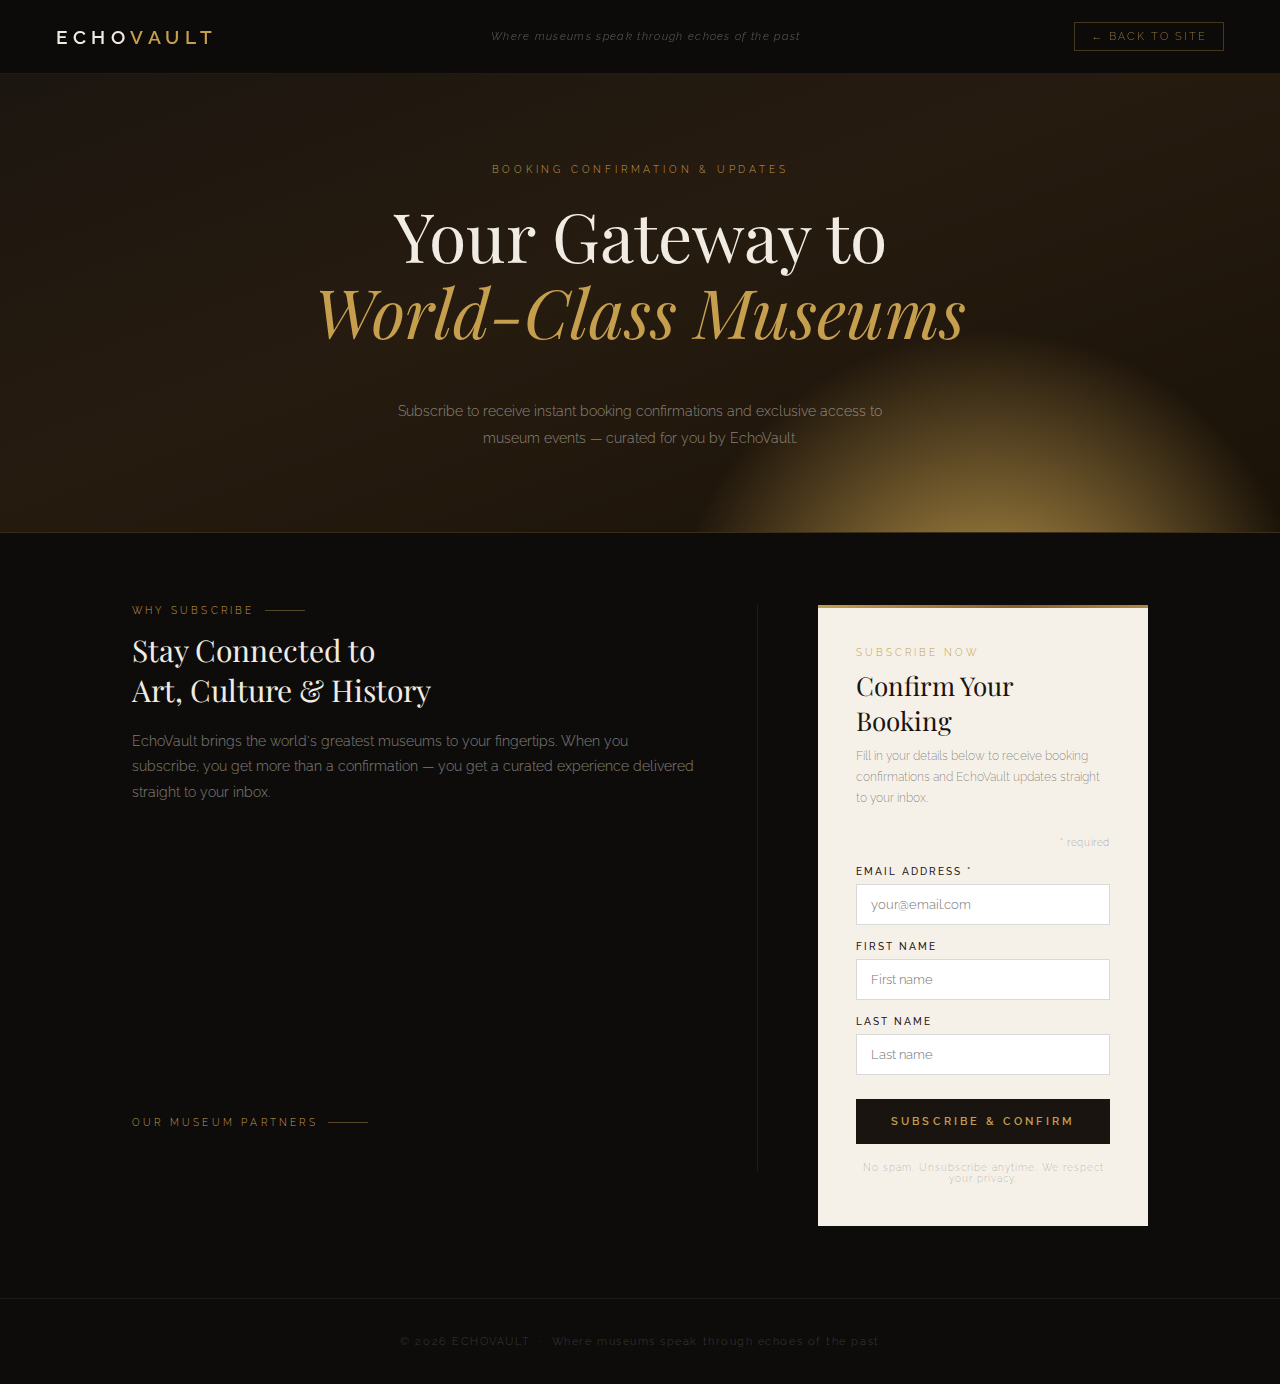
<file: subscribe.html>
<!DOCTYPE html>
<html lang="en">
<head>
  <meta charset="UTF-8" />
  <meta name="viewport" content="width=device-width, initial-scale=1.0"/>
  <title>ECHOVAULT — Booking Confirmation</title>
  <link href="https://fonts.googleapis.com/css2?family=Playfair+Display:ital,wght@0,400;0,700;1,400&family=Raleway:wght@300;400;500;600&display=swap" rel="stylesheet"/>
  <link href="//cdn-images.mailchimp.com/embedcode/classic-061523.css" rel="stylesheet" type="text/css">

  <style>

    *, *::before, *::after { box-sizing: border-box; margin: 0; padding: 0; }

    body {
      font-family: 'Raleway', sans-serif;
      font-weight: 300;
      background-color: #0e0c0a;
      color: #f0ece4;
      min-height: 100vh;
      overflow-x: hidden;
    }

    /* ── KEYFRAMES ── */
    @keyframes fadeDown {
      from { opacity: 0; transform: translateY(-24px); }
      to   { opacity: 1; transform: translateY(0); }
    }

    @keyframes fadeUp {
      from { opacity: 0; transform: translateY(32px); }
      to   { opacity: 1; transform: translateY(0); }
    }

    @keyframes fadeIn {
      from { opacity: 0; }
      to   { opacity: 1; }
    }

    @keyframes slideInLeft {
      from { opacity: 0; transform: translateX(-40px); }
      to   { opacity: 1; transform: translateX(0); }
    }

    @keyframes slideInRight {
      from { opacity: 0; transform: translateX(40px); }
      to   { opacity: 1; transform: translateX(0); }
    }

    @keyframes shimmer {
      0%   { background-position: -400px 0; }
      100% { background-position: 400px 0; }
    }

    @keyframes glowPulse {
      0%, 100% { box-shadow: 0 0 24px rgba(197,158,78,0.12); }
      50%       { box-shadow: 0 0 48px rgba(197,158,78,0.28); }
    }

    @keyframes lineExpand {
      from { width: 0; }
      to   { width: 100%; }
    }

    @keyframes orb {
      0%, 100% { transform: translate(-50%, -50%) scale(1); opacity: 0.07; }
      50%       { transform: translate(-50%, -50%) scale(1.15); opacity: 0.13; }
    }

    @keyframes chipFadeIn {
      from { opacity: 0; transform: translateY(10px); }
      to   { opacity: 1; transform: translateY(0); }
    }

    @keyframes borderGlow {
      0%, 100% { border-color: rgba(197,158,78,0.3); }
      50%       { border-color: rgba(197,158,78,0.7); }
    }

    /* ── NAVBAR ── */
    nav {
      display: flex;
      justify-content: space-between;
      align-items: center;
      padding: 22px 56px;
      background: rgba(14,12,10,0.95);
      border-bottom: 1px solid rgba(255,255,255,0.07);
      position: sticky;
      top: 0;
      z-index: 100;
      animation: fadeDown 0.7s ease both;
    }

    .nav-logo {
      font-family: 'Raleway', sans-serif;
      font-weight: 600;
      font-size: 19px;
      letter-spacing: 0.3em;
      color: #f0ece4;
      text-decoration: none;
      text-transform: uppercase;
    }

    .nav-logo span {
      color: #c59e4e;
    }

    .nav-tagline {
      font-size: 11px;
      letter-spacing: 0.12em;
      color: rgba(240,236,228,0.35);
      font-style: italic;
      animation: fadeIn 1.2s ease 0.5s both;
    }

    .nav-back {
      font-size: 11px;
      letter-spacing: 0.18em;
      text-transform: uppercase;
      color: rgba(197,158,78,0.7);
      text-decoration: none;
      border: 1px solid rgba(197,158,78,0.3);
      padding: 7px 16px;
      transition: background 0.25s, color 0.25s, border-color 0.25s;
      animation: fadeDown 0.7s ease 0.2s both;
    }

    .nav-back:hover {
      background: rgba(197,158,78,0.1);
      color: #c59e4e;
      border-color: #c59e4e;
    }

    /* ── HERO ── */
    .hero {
      background: linear-gradient(160deg, #1c1610 0%, #261b0f 45%, #1a1208 100%);
      text-align: center;
      padding: 90px 24px 80px;
      border-bottom: 1px solid rgba(197,158,78,0.15);
      position: relative;
      overflow: hidden;
    }

    .hero-orb {
      position: absolute;
      top: 50%; left: 50%;
      width: 700px; height: 700px;
      border-radius: 50%;
      background: radial-gradient(circle, rgba(197,158,78,1), transparent 65%);
      animation: orb 6s ease-in-out infinite;
      pointer-events: none;
    }

    .hero-eyebrow {
      font-size: 10px;
      letter-spacing: 0.38em;
      text-transform: uppercase;
      color: #c59e4e;
      margin-bottom: 22px;
      position: relative;
      z-index: 1;
      animation: fadeDown 0.8s ease 0.3s both;
    }

    .hero-title {
      font-family: 'Playfair Display', serif;
      font-size: clamp(40px, 6vw, 68px);
      font-weight: 400;
      line-height: 1.12;
      color: #f0ece4;
      margin-bottom: 24px;
      position: relative;
      z-index: 1;
      animation: fadeUp 0.9s ease 0.4s both;
    }

    .hero-title em {
      font-style: italic;
      color: #c59e4e;
    }

    .hero-divider {
      width: 0;
      height: 1px;
      background: linear-gradient(to right, transparent, #c59e4e, transparent);
      margin: 0 auto 24px;
      animation: lineExpand 1s ease 1s both;
      max-width: 240px;
    }

    .hero-sub {
      font-size: 14px;
      color: rgba(240,236,228,0.5);
      max-width: 500px;
      margin: 0 auto;
      line-height: 1.9;
      position: relative;
      z-index: 1;
      animation: fadeUp 1s ease 0.6s both;
    }

    /* ── MAIN ── */
    .main {
      display: flex;
      max-width: 1080px;
      margin: 72px auto;
      padding: 0 32px;
      gap: 0;
      align-items: flex-start;
    }

    /* ── INFO COLUMN ── */
    .info-col {
      flex: 1;
      padding-right: 60px;
      border-right: 1px solid rgba(255,255,255,0.07);
      animation: slideInLeft 0.9s ease 0.5s both;
    }

    .section-label {
      font-size: 10px;
      letter-spacing: 0.32em;
      text-transform: uppercase;
      color: #c59e4e;
      margin-bottom: 14px;
      display: flex;
      align-items: center;
      gap: 10px;
    }

    .section-label::after {
      content: '';
      flex: 1;
      max-width: 40px;
      height: 1px;
      background: rgba(197,158,78,0.4);
    }

    .info-heading {
      font-family: 'Playfair Display', serif;
      font-size: 30px;
      font-weight: 400;
      line-height: 1.35;
      color: #f0ece4;
      margin-bottom: 18px;
    }

    .info-text {
      font-size: 13.5px;
      line-height: 1.9;
      color: rgba(240,236,228,0.5);
      margin-bottom: 38px;
    }

    /* Benefits */
    .benefits { list-style: none; display: flex; flex-direction: column; gap: 20px; margin-bottom: 44px; }

    .benefits li {
      display: flex;
      align-items: flex-start;
      gap: 16px;
      font-size: 13px;
      color: rgba(240,236,228,0.6);
      line-height: 1.55;
      opacity: 0;
      animation: fadeUp 0.7s ease forwards;
    }

    .benefits li:nth-child(1) { animation-delay: 0.9s; }
    .benefits li:nth-child(2) { animation-delay: 1.05s; }
    .benefits li:nth-child(3) { animation-delay: 1.2s; }
    .benefits li:nth-child(4) { animation-delay: 1.35s; }

    .benefit-icon {
      width: 34px; height: 34px;
      border: 1px solid rgba(197,158,78,0.35);
      border-radius: 50%;
      display: flex; align-items: center; justify-content: center;
      color: #c59e4e;
      font-size: 14px;
      flex-shrink: 0;
      margin-top: -2px;
      animation: borderGlow 3s ease-in-out infinite;
    }

    .benefit-title { font-weight: 500; color: #f0ece4; display: block; margin-bottom: 2px; }

    /* Museum chips */
    .museums-row { display: flex; gap: 10px; flex-wrap: wrap; }

    .museum-chip {
      font-size: 10px;
      letter-spacing: 0.14em;
      text-transform: uppercase;
      border: 1px solid rgba(197,158,78,0.3);
      color: rgba(197,158,78,0.75);
      padding: 7px 14px;
      opacity: 0;
      animation: chipFadeIn 0.5s ease forwards;
      transition: background 0.2s, color 0.2s;
    }

    .museum-chip:hover {
      background: rgba(197,158,78,0.1);
      color: #c59e4e;
    }

    .museum-chip:nth-child(1) { animation-delay: 1.5s; }
    .museum-chip:nth-child(2) { animation-delay: 1.65s; }
    .museum-chip:nth-child(3) { animation-delay: 1.8s; }
    .museum-chip:nth-child(4) { animation-delay: 1.95s; }

    /* ── FORM COLUMN ── */
    .form-col {
      width: 390px;
      flex-shrink: 0;
      padding-left: 60px;
      animation: slideInRight 0.9s ease 0.6s both;
    }

    .form-card {
      background: #f5f1e9;
      padding: 42px 38px;
      position: relative;
      animation: glowPulse 4s ease-in-out infinite;
    }

    .form-card::before {
      content: '';
      position: absolute;
      top: 0; left: 0; right: 0;
      height: 3px;
      background: linear-gradient(90deg, #c59e4e, #8b5e2a, #c59e4e);
      background-size: 400px 100%;
      animation: shimmer 3s linear infinite;
    }

    .form-card-label {
      font-size: 10px;
      letter-spacing: 0.3em;
      text-transform: uppercase;
      color: #c59e4e;
      margin-bottom: 10px;
    }

    .form-card-title {
      font-family: 'Playfair Display', serif;
      font-size: 26px;
      font-weight: 400;
      color: #1a1410;
      margin-bottom: 8px;
    }

    .form-card-desc {
      font-size: 12px;
      color: rgba(26,20,16,0.48);
      line-height: 1.75;
      margin-bottom: 28px;
    }

    /* ── MAILCHIMP OVERRIDES ── */
    #mc_embed_signup {
      background: transparent !important;
      width: 100% !important;
      font-family: 'Raleway', sans-serif !important;
    }

    #mc_embed_signup h2 { display: none; }

    #mc_embed_signup .indicates-required {
      font-size: 10px;
      color: rgba(26,20,16,0.38);
      letter-spacing: 0.06em;
      margin-bottom: 18px;
      text-align: right;
    }

    #mc_embed_signup .mc-field-group {
      width: 100% !important;
      padding-bottom: 0 !important;
      margin-bottom: 16px;
    }

    #mc_embed_signup label {
      font-family: 'Raleway', sans-serif !important;
      font-size: 10px !important;
      letter-spacing: 0.2em !important;
      text-transform: uppercase !important;
      color: #1a1410 !important;
      font-weight: 500 !important;
      margin-bottom: 7px !important;
      display: block;
    }

    #mc_embed_signup input[type="email"],
    #mc_embed_signup input[type="text"] {
      width: 100% !important;
      border: 1px solid rgba(26,20,16,0.16) !important;
      border-radius: 0 !important;
      padding: 12px 14px !important;
      font-family: 'Raleway', sans-serif !important;
      font-size: 13px !important;
      font-weight: 300 !important;
      color: #1a1410 !important;
      background: #fff !important;
      outline: none !important;
      transition: border-color 0.25s, box-shadow 0.25s;
    }

    #mc_embed_signup input[type="email"]:focus,
    #mc_embed_signup input[type="text"]:focus {
      border-color: #c59e4e !important;
      box-shadow: 0 0 0 3px rgba(197,158,78,0.13) !important;
    }

    #mc_embed_signup .optionalParent { margin-top: 8px; }
    #mc_embed_signup .clear.foot { display: flex; flex-direction: column; }

    #mc_embed_signup input#mc-embedded-subscribe {
      background: #1a1410 !important;
      color: #c59e4e !important;
      font-family: 'Raleway', sans-serif !important;
      font-size: 11px !important;
      font-weight: 600 !important;
      letter-spacing: 0.28em !important;
      text-transform: uppercase !important;
      border: none !important;
      border-radius: 0 !important;
      padding: 16px 32px !important;
      cursor: pointer !important;
      width: 100% !important;
      height: auto !important;
      transition: background 0.25s, color 0.25s, transform 0.15s;
    }

    #mc_embed_signup input#mc-embedded-subscribe:hover {
      background: #c59e4e !important;
      color: #1a1410 !important;
      transform: translateY(-1px);
    }

    #mc_embed_signup input#mc-embedded-subscribe:active {
      transform: translateY(0px);
    }

    #mc_embed_signup .refferal_badge { display: none !important; }
    #mc_embed_signup .foot p { display: none !important; }

    #mce-error-response   { color: #8b3a2a !important; font-size: 12px !important; margin-top: 10px; }
    #mce-success-response { color: #4a6640 !important; font-size: 12px !important; margin-top: 10px; }

    .privacy-note {
      margin-top: 18px;
      font-size: 10px;
      color: rgba(26,20,16,0.3);
      text-align: center;
      letter-spacing: 0.1em;
    }

    /* ── FOOTER ── */
    footer {
      text-align: center;
      padding: 36px 24px;
      border-top: 1px solid rgba(255,255,255,0.06);
      font-size: 11px;
      color: rgba(240,236,228,0.2);
      letter-spacing: 0.14em;
      animation: fadeIn 1s ease 1.5s both;
    }

    /* ── RESPONSIVE ── */
    @media (max-width: 800px) {
      nav { padding: 18px 24px; }
      .nav-tagline { display: none; }
      .hero { padding: 64px 24px 56px; }
      .main { flex-direction: column; margin: 48px auto; padding: 0 24px; }
      .info-col {
        padding-right: 0;
        border-right: none;
        border-bottom: 1px solid rgba(255,255,255,0.07);
        padding-bottom: 44px;
        margin-bottom: 44px;
        animation: fadeUp 0.9s ease 0.5s both;
      }
      .form-col {
        width: 100%;
        padding-left: 0;
        animation: fadeUp 0.9s ease 0.7s both;
      }
    }

  </style>
</head>
<body>

<!-- NAVBAR -->
<nav>
  <a class="nav-logo" href="https://museumticket.netlify.app">ECHO<span>VAULT</span></a>
  <span class="nav-tagline">Where museums speak through echoes of the past</span>
  <a class="nav-back" href="https://museumticket.netlify.app">← Back to Site</a>
</nav>

<!-- HERO -->
<div class="hero">
  <div class="hero-orb"></div>
  <p class="hero-eyebrow">Booking Confirmation & Updates</p>
  <h1 class="hero-title">Your Gateway to<br><em>World-Class Museums</em></h1>
  <div class="hero-divider"></div>
  <p class="hero-sub">Subscribe to receive instant booking confirmations and exclusive access to museum events — curated for you by EchoVault.</p>
</div>

<!-- MAIN -->
<div class="main">

  <!-- INFO -->
  <div class="info-col">
    <p class="section-label">Why Subscribe</p>
    <h2 class="info-heading">Stay Connected to<br>Art, Culture &amp; History</h2>
    <p class="info-text">
      EchoVault brings the world's greatest museums to your fingertips. When you subscribe, you get more than a confirmation — you get a curated experience delivered straight to your inbox.
    </p>

    <ul class="benefits">
      <li>
        <div class="benefit-icon">✉</div>
        <div>
          <span class="benefit-title">Instant Confirmations</span>
          Your ticket details delivered the moment you book.
        </div>
      </li>
      <li>
        <div class="benefit-icon">◈</div>
        <div>
          <span class="benefit-title">Early Exhibition Access</span>
          Be the first to know about new and upcoming exhibitions.
        </div>
      </li>
      <li>
        <div class="benefit-icon">◇</div>
        <div>
          <span class="benefit-title">Skip-the-Line Reminders</span>
          Timely tips and reminders before your museum visit.
        </div>
      </li>
      <li>
        <div class="benefit-icon">★</div>
        <div>
          <span class="benefit-title">Exclusive Offers</span>
          Special deals on guided tours and museum memberships.
        </div>
      </li>
    </ul>

    <p class="section-label" style="margin-bottom:16px;">Our Museum Partners</p>
    <div class="museums-row">
      <span class="museum-chip">The Louvre</span>
      <span class="museum-chip">The British Museum</span>
      <span class="museum-chip">The Met</span>
      <span class="museum-chip">MAP Bangalore</span>
    </div>
  </div>

  <!-- FORM -->
  <div class="form-col">
    <div class="form-card">
      <p class="form-card-label">Subscribe Now</p>
      <h3 class="form-card-title">Confirm Your Booking</h3>
      <p class="form-card-desc">Fill in your details below to receive booking confirmations and EchoVault updates straight to your inbox.</p>

      <div id="mc_embed_shell">
        <div id="mc_embed_signup">
          <form action="https://app.us3.list-manage.com/subscribe/post?u=4e595a5c3c7b0dc028af2307c&amp;id=9c6ef55753&amp;f_id=0049bbe2f0"
                method="post"
                id="mc-embedded-subscribe-form"
                name="mc-embedded-subscribe-form"
                class="validate"
                target="_blank">

            <div id="mc_embed_signup_scroll">
              <div class="indicates-required"><span class="asterisk">*</span> required</div>

              <div class="mc-field-group">
                <label for="mce-EMAIL">Email Address <span class="asterisk">*</span></label>
                <input type="email" name="EMAIL" class="required email" id="mce-EMAIL" required value="" placeholder="your@email.com">
              </div>

              <div class="mc-field-group">
                <label for="mce-FNAME">First Name</label>
                <input type="text" name="FNAME" class="text" id="mce-FNAME" value="" placeholder="First name">
              </div>

              <div class="mc-field-group">
                <label for="mce-LNAME">Last Name</label>
                <input type="text" name="LNAME" class="text" id="mce-LNAME" value="" placeholder="Last name">
              </div>

              <div id="mce-responses" class="clear foot">
                <div class="response" id="mce-error-response" style="display:none;"></div>
                <div class="response" id="mce-success-response" style="display:none;"></div>
              </div>

              <div aria-hidden="true" style="position:absolute;left:-5000px;">
                <input type="text" name="b_4e595a5c3c7b0dc028af2307c_9c6ef55753" tabindex="-1" value="">
              </div>

              <div class="optionalParent">
                <div class="clear foot">
                  <input type="submit" name="subscribe" id="mc-embedded-subscribe" class="button" value="Subscribe & Confirm">
                </div>
              </div>
            </div>
          </form>
        </div>
      </div>

      <p class="privacy-note">No spam. Unsubscribe anytime. We respect your privacy.</p>
    </div>
  </div>

</div>

<!-- FOOTER -->
<footer>
  &copy; 2026 ECHOVAULT &nbsp;·&nbsp; Where museums speak through echoes of the past
</footer>

<script type="text/javascript" src="//s3.amazonaws.com/downloads.mailchimp.com/js/mc-validate.js"></script>
<script type="text/javascript">
(function($) {
  window.fnames = new Array(); window.ftypes = new Array();
  fnames[0]='EMAIL'; ftypes[0]='email';
  fnames[1]='FNAME'; ftypes[1]='text';
  fnames[2]='LNAME'; ftypes[2]='text';
}(jQuery));
var $mcj = jQuery.noConflict(true);
</script>

</body>
</html>
</file>
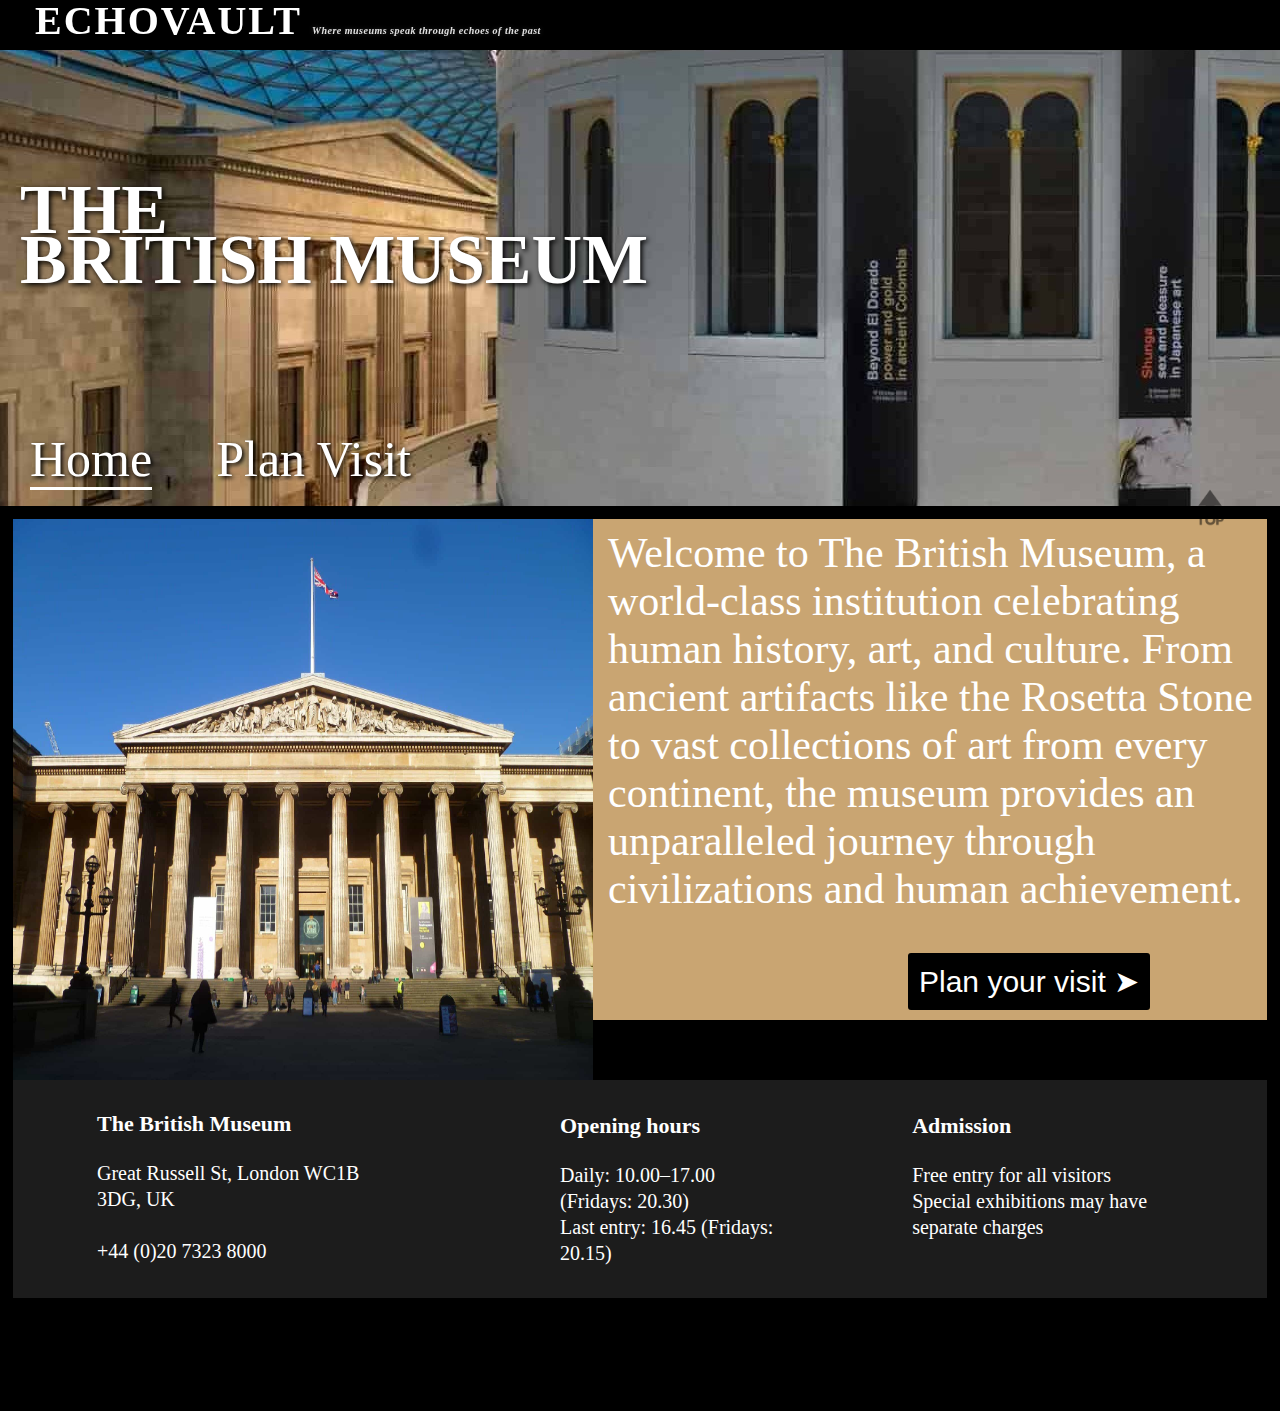
<file: The British Museum.html>
<html>
<head
<!-- Google Tag Manager -->
<script>(function(w,d,s,l,i){w[l]=w[l]||[];w[l].push({'gtm.start':
new Date().getTime(),event:'gtm.js'});var f=d.getElementsByTagName(s)[0],
j=d.createElement(s),dl=l!='dataLayer'?'&l='+l:'';j.async=true;j.src=
'https://www.googletagmanager.com/gtm.js?id='+i+dl;f.parentNode.insertBefore(j,f);
})(window,document,'script','dataLayer','GTM-W4LN97SN');</script>
<!-- End Google Tag Manager -->
<script>
  window.dataLayer = window.dataLayer || [];
  function gtag(){dataLayer.push(arguments);}
  gtag('js', new Date());

  gtag('config', 'G-4BQMD818WQ');
</script>

<link rel="stylesheet" type="text/css" href="museumcss.css" />
<title>The British Museum</title>
<style>
.a3{font-size:70px;padding-top:285px;margin-top:0px;line-height:50px;margin-top: -100px }
#d2{margin-top:18px}
body{background:black url('home1.jpg')no-repeat;Color:white}
.a1{padding-top:10px}
.i1{height:561px}
#p1{background:#C9A572}

</style>

</head>
<body>
<!-- Google Tag Manager (noscript) -->
<noscript><iframe src="https://www.googletagmanager.com/ns.html?id=GTM-W4LN97SN"
height="0" width="0" style="display:none;visibility:hidden"></iframe></noscript>
<!-- End Google Tag Manager (noscript) -->
<div id="dd">
<h2 class="aa"><a href="index.html"><tr><td><p id="pt" >ECHOVAULT</p></td><td><span id="tagline" >Where museums speak through echoes of the past</span></td></tr></a></h2>
</div>
<div id="d1">
<a class="top" href="#d1"><img src="top.png" width="50px" height="50px" ></a>
<h1 class="a3">THE<br>BRITISH MUSEUM</h1>
<br><br><br><br>
<ul class="a1">
<a href="The British Museum.html"><li class="a2" id="active">Home</li></a>
<a href="vbritish.html" target="blank"><li class="a2">Plan Visit</li></a>
</ul>

<div id="d2">
<img src="bm2.jpg" class="i1">
<p id="p1">
Welcome to The British Museum, a world-class institution celebrating human history, art, and culture. From ancient artifacts like the Rosetta Stone to vast collections of art from every continent, the museum provides an unparalleled journey through civilizations and human achievement.<br>
<a href="vbritish.html" target="blank"><button type="button">Plan your visit ➤</button></a>
</p>

<div id="footer">
  <div class="footer">
    <h4>The British Museum</h4>
    Great Russell St,
    London WC1B 3DG, UK<br><br>
    +44 (0)20 7323 8000
  </div>
  <div class="footer1">
    <h4>Opening hours</h4>
    Daily: 10.00–17.00 (Fridays: 20.30)<br>
Last entry: 16.45 (Fridays: 20.15)
  </div>
  <div class="footer2">
    <h4>Admission</h4>
    Free entry for all visitors<br>
    Special exhibitions may have separate charges
  </div>
</div>
</div>
</div>

</body>
</html>
</file>
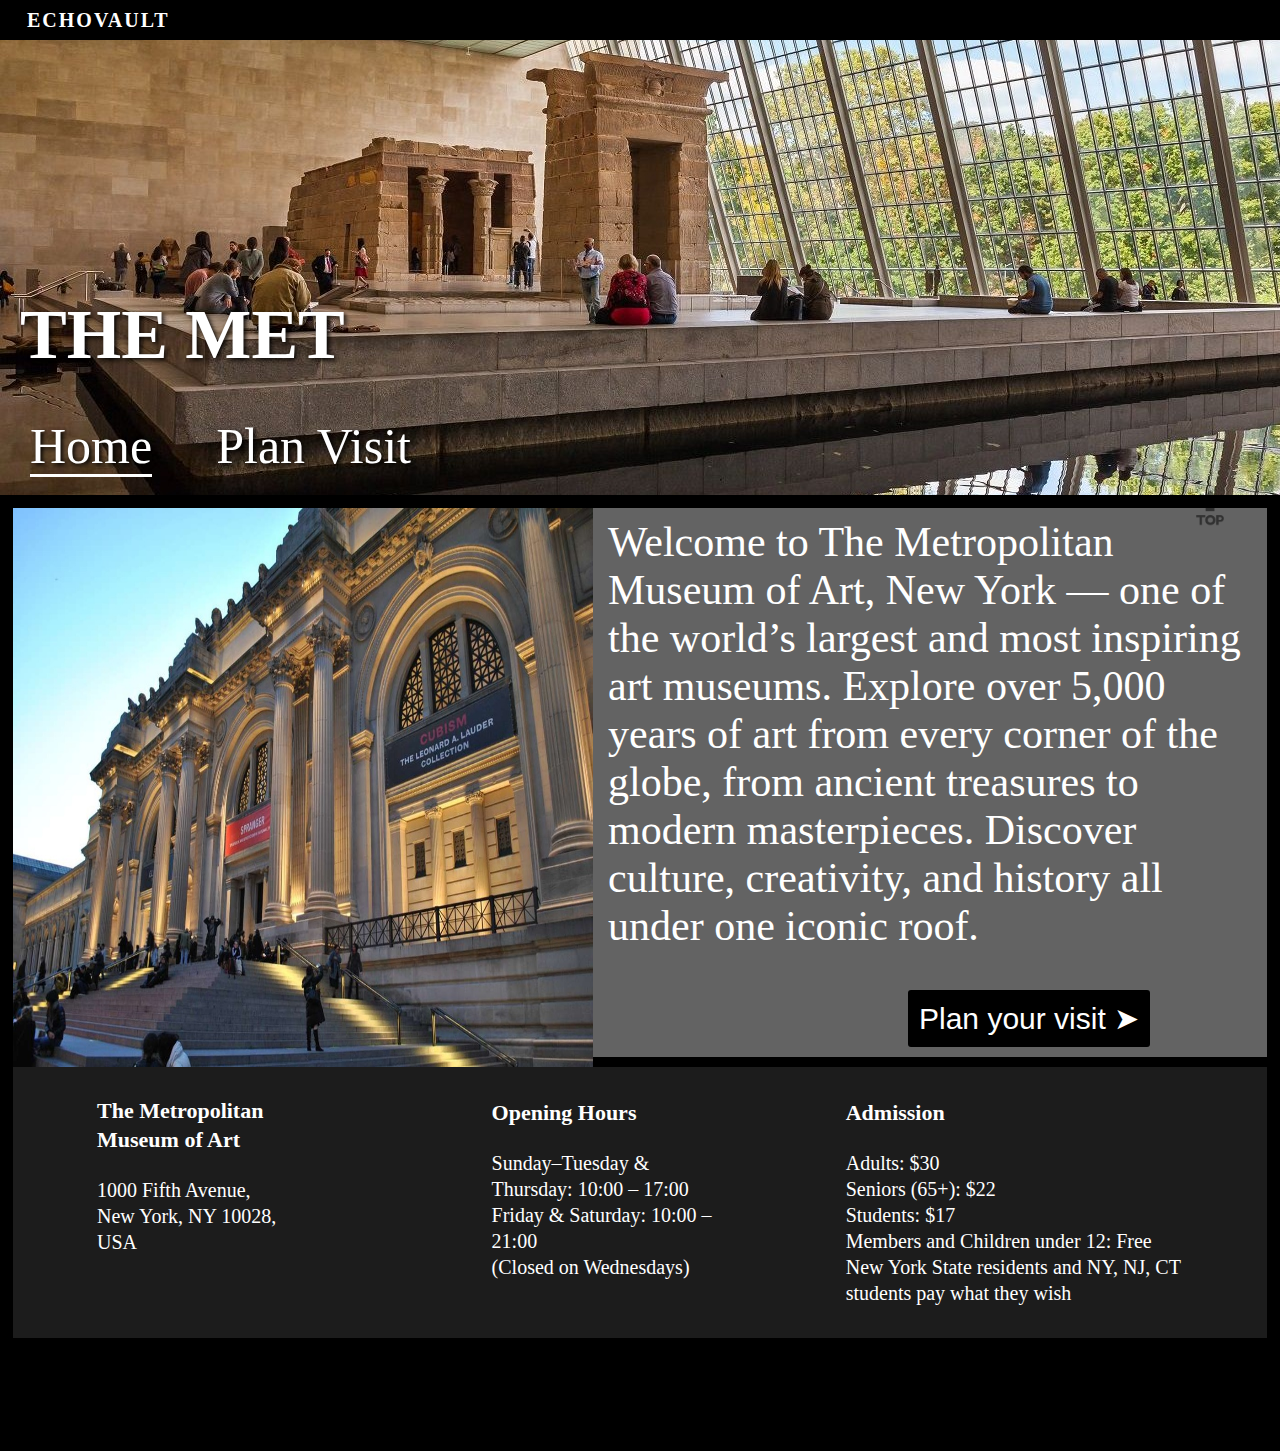
<file: The Met.html>
<html>
<head>
<link rel="stylesheet" type="text/css" href="museumcss.css" />
<style>
body {background: black url('m2.jpg') no-repeat;color: white;padding:0px;margin:0px}
.i1{height:559.5px}
#p1{background:#636363}

.a3{font-size:70px;padding-top:410px;margin-top:0px;line-height:50px;margin-top:0px;margin-top: -100px; }
#d2{margin-top:20px}
.a1{padding-top:10px}
</style>
<title>The Met</title>
</head>
<body>
<div id="dd">
<h2 class="aa"><a href="HOME1.html">ECHOVAULT</h2></a>
</div>
<div id="d1">
<a class="top" href="#d1"><img src="top.png" width="50px" height="50px" ></a>
<h1 class="a3">THE MET</h1>
<ul class="a1">
<a href="The Met.html"><li class="a2" id="active">Home</li></a>
<a href="vmet.html" target="blank"><li class="a2">Plan Visit</li></a>
</ul>

<div id="d2">
<img src="m3.jpg" class="i1">

<p id="p1">
Welcome to The Metropolitan Museum of Art, New York — one of the world’s largest and most inspiring art museums. 
Explore over 5,000 years of art from every corner of the globe, from ancient treasures to modern masterpieces. 
Discover culture, creativity, and history all under one iconic roof.<br>
<a href="vmet.html"><button type="button">Plan your visit ➤</button></a>
</p>

<div id="footer">
<div class="footer">
<h4>The Metropolitan Museum of Art</h4>
1000 Fifth Avenue,<br>
New York, NY 10028, USA
</div>

<div class="footer1">
<h4>Opening Hours</h4>
Sunday–Tuesday & Thursday: 10:00 – 17:00<br>
Friday & Saturday: 10:00 – 21:00<br>
(Closed on Wednesdays)<br>
</div>

<div class="footer2">
<h4>Admission</h4>
Adults: $30<br>
Seniors (65+): $22<br>
Students: $17<br>
Members and Children under 12: Free<br>
New York State residents and NY, NJ, CT students pay what they wish
      </div>
    </div>
  </div>
</div>

<script>

</script>
</body>
</html>
</file>
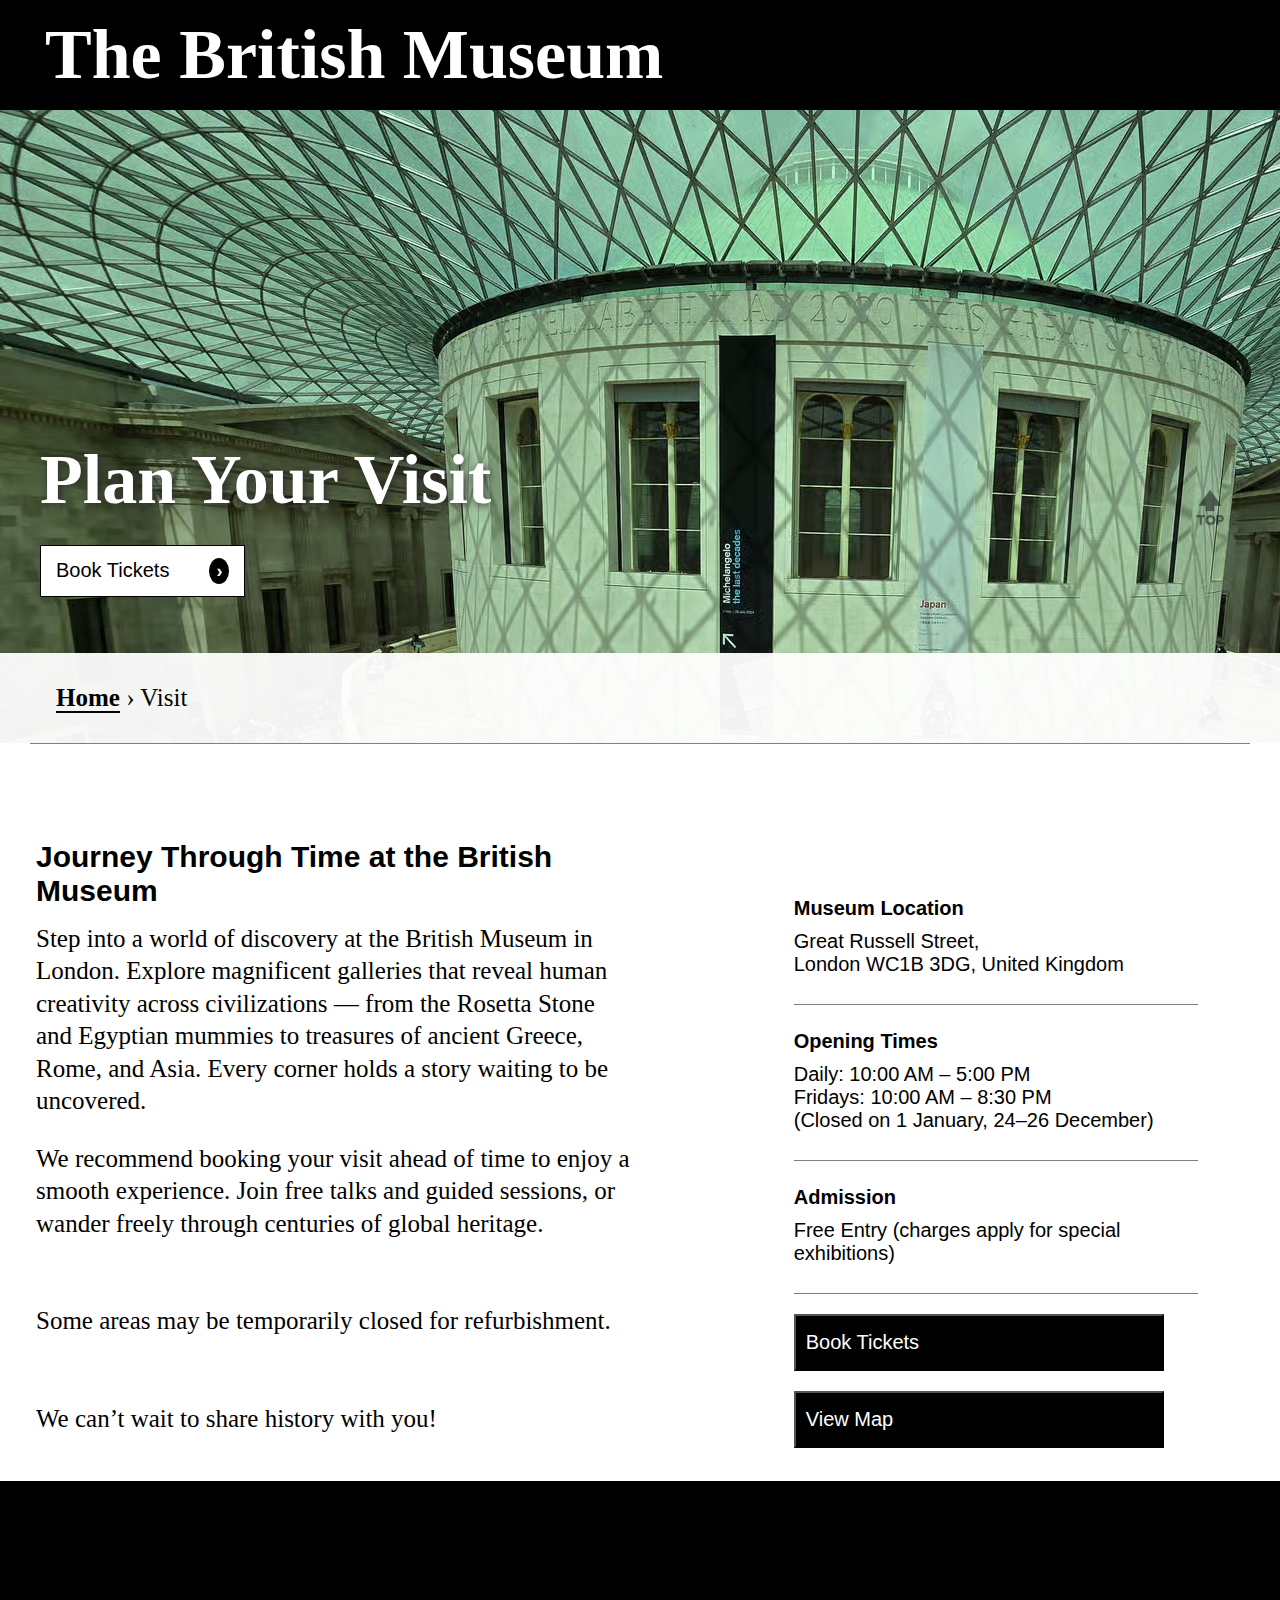
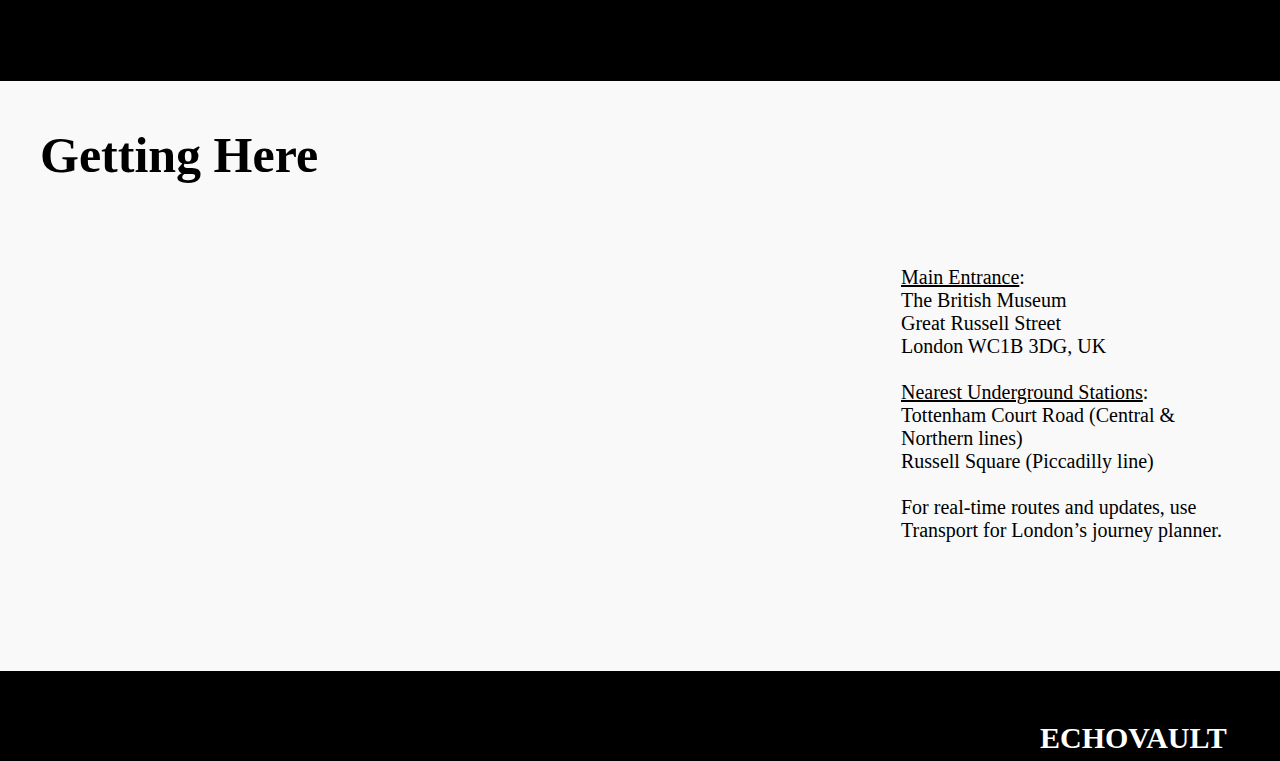
<file: vbritish.html>
<html>
<head>
<!-- Google tag (gtag.js) -->
<script async src="https://www.googletagmanager.com/gtag/js?id=G-4BQMD818WQ"></script>
<script>
  window.dataLayer = window.dataLayer || [];
  function gtag(){dataLayer.push(arguments);}
  gtag('js', new Date());

  gtag('config', 'G-4BQMD818WQ');
</script>

<link rel="stylesheet" type="text/css" href="mvisit.css"/>

<style>
body{background:black url('vb3.jpg')no-repeat fixed;Color:white;margin:0px}
#t2{margin-top:90px;background:white;color:black;width:80%;padding-bottom:7px}
#t3{margin-top:110px;background:white;color:black;width:90%;margin-right:0px}
.a8{margin-bottom:15px}
.cc1{margin-top:0px}
</style>
<title>Visit The British Museum</title>
</head>

<body>

<div id="d1">
<h1 class="a1"><a href="The British Museum.html">The British Museum</a></h1>
</div>

<pre>


















</pre>

<h1 class="a3">Plan Your Visit</h1>
<button type="submit" class="a4" onclick="booking()">Book Tickets<span class="a4">›</span></button>

<pre>


</pre>

<div id="d2">
<ul id="a6"><a href="The British Museum.html"><li class="a6">Home</li></a><li class="a5">  › <a href="vbritish.html" class="a12">Visit</li></a></ul>
</div>

<div id="d3">
<table id="t1">
<tr>
<td>
<table id="t2">
<tr><td>
<h2 class="c1">Journey Through Time at the British Museum</h2>
<p class="c1">
Step into a world of discovery at the British Museum in London. Explore magnificent galleries that reveal human creativity across civilizations — from the Rosetta Stone and Egyptian mummies to treasures of ancient Greece, Rome, and Asia. Every corner holds a story waiting to be uncovered.
</p>
<p class="c1">
We recommend booking your visit ahead of time to enjoy a smooth experience. Join free talks and guided sessions, or wander freely through centuries of global heritage.  
<br><br><br>
Some areas may be temporarily closed for refurbishment.  
<br><br><br>
We can’t wait to share history with you!
<br><br>
</p>
</td></tr>
</table>
</td>

<td>
<table id="t3">
<tr><td><div class="tt3">
<div class="c2"><h4 class="c2">Museum Location</h4>
Great Russell Street,<br>
London WC1B 3DG, United Kingdom<br><br></div>

<div class="c2"><h4 class="c2">Opening Times</h4>
Daily: 10:00 AM – 5:00 PM<br>
Fridays: 10:00 AM – 8:30 PM<br>
(Closed on 1 January, 24–26 December)<br><br></div>

<div class="c2"><h4 class="c2">Admission</h4>
Free Entry (charges apply for special exhibitions)<br><br></div>

<button type="submit" class="a7" onclick="booking()">Book Tickets</button>
<a href="#d4"><button type="submit" class="a8">View Map</button></a>
</div></td></tr>
</table>
</td></tr></table>
</div>

<div id="d4">
<a class="top" href="#d1"><img src="top.png" width="50px" height="50px" ></a>
<h2 class="a9">Getting Here</h2>
<div id="map_section">
<iframe id="map_canvas" src="https://www.google.com/maps/embed?pb=!1m18!1m12!1m3!1d2482.6621872680776!2d-0.12695659999999998!3d51.5194133!2m3!1f0!2f0!3f0!3m2!1i1024!2i768!4f13.1!3m3!1m2!1s0x48761b323093d307%3A0x2fb199016d5642a7!2sThe%20British%20Museum!5e0!3m2!1sen!2sin!4v1762172264791!5m2!1sen!2sin" width="600" height="450" style="border:0;" allowfullscreen="" loading="lazy" referrerpolicy="no-referrer-when-downgrade"></iframe>


<p class="a10">
<u>Main Entrance</u>:<br>
The British Museum<br>
Great Russell Street<br>
London WC1B 3DG, UK<br><br>

<u>Nearest Underground Stations</u>:<br>
Tottenham Court Road (Central & Northern lines)<br>
Russell Square (Piccadilly line)<br><br>

For real-time routes and updates, use Transport for London’s journey planner.
</p>
</div>
</div>
<h5 class="a11"><a href="HOME1.html">ECHOVAULT</a></h5>

<script>


function booking() {
sessionStorage.setItem('bg', 'british');
location.href = 'book.html';
}
</script>
</body>
</html>
</file>
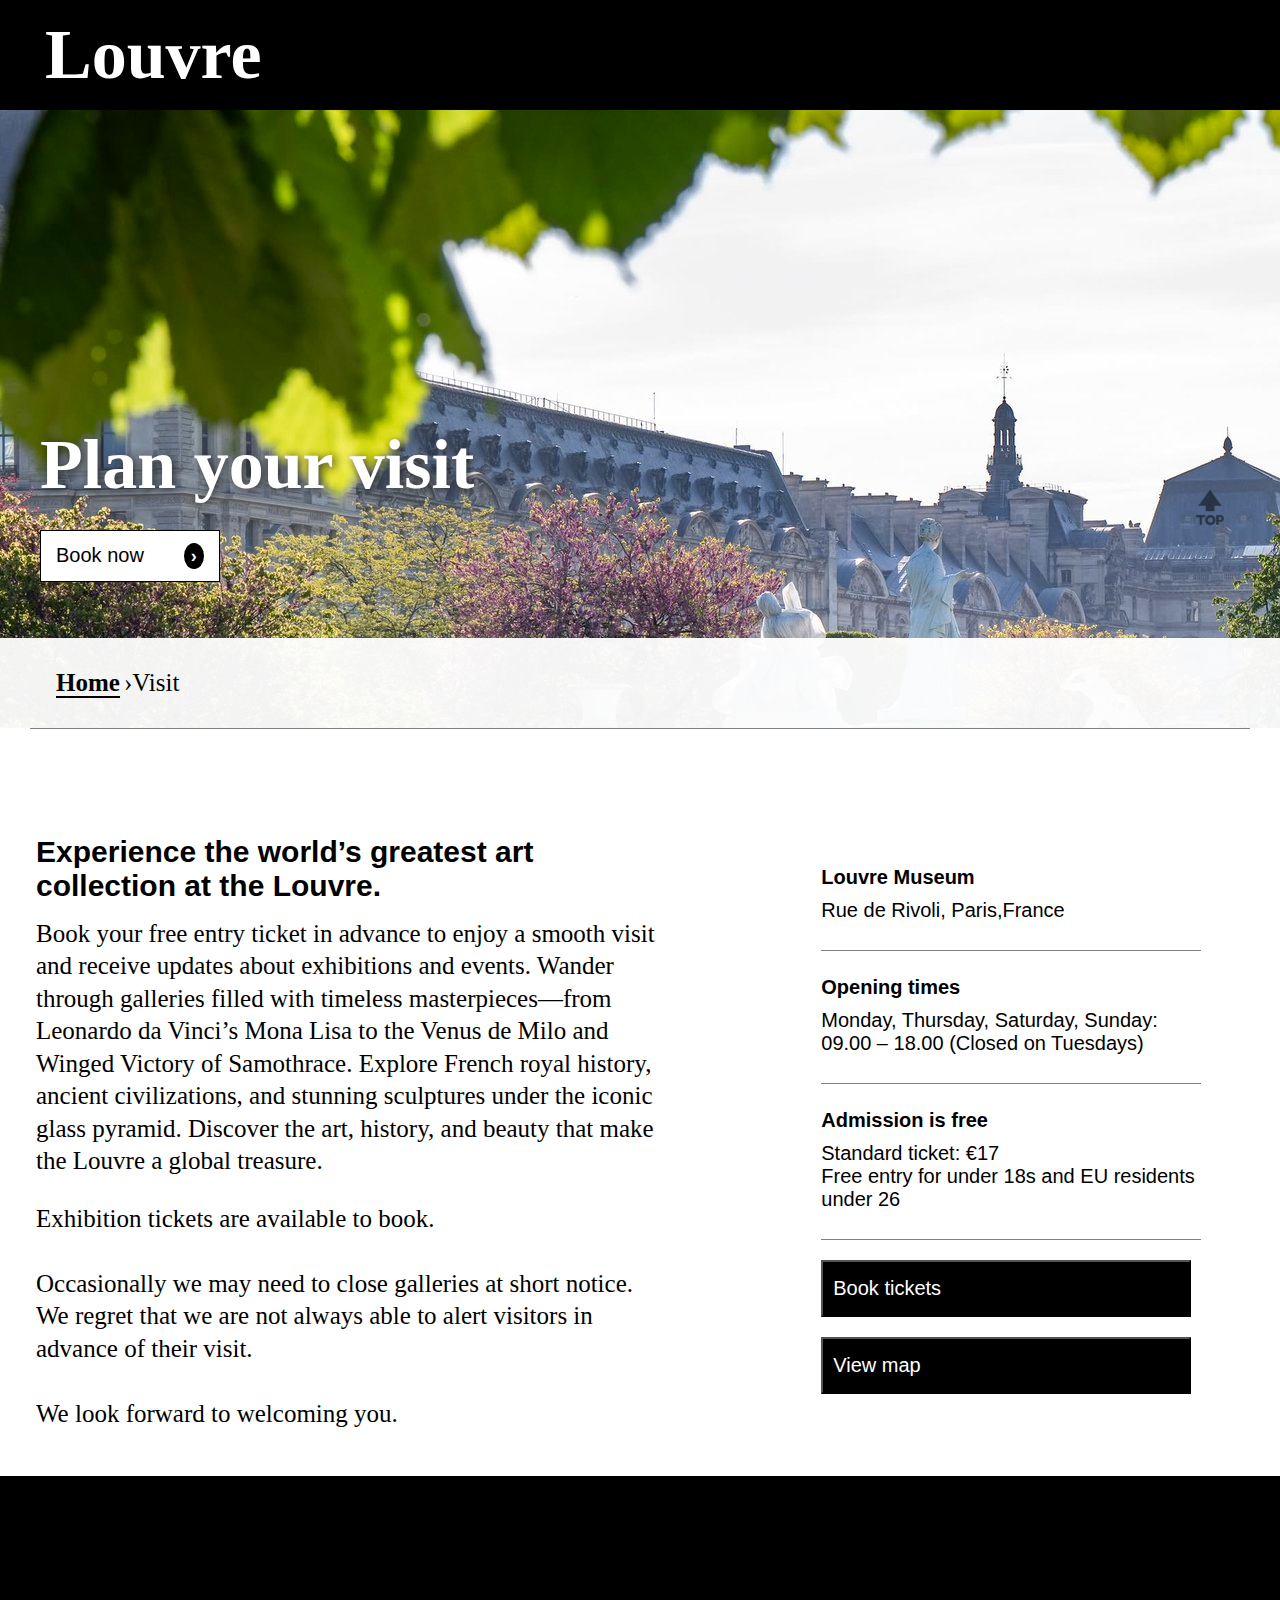
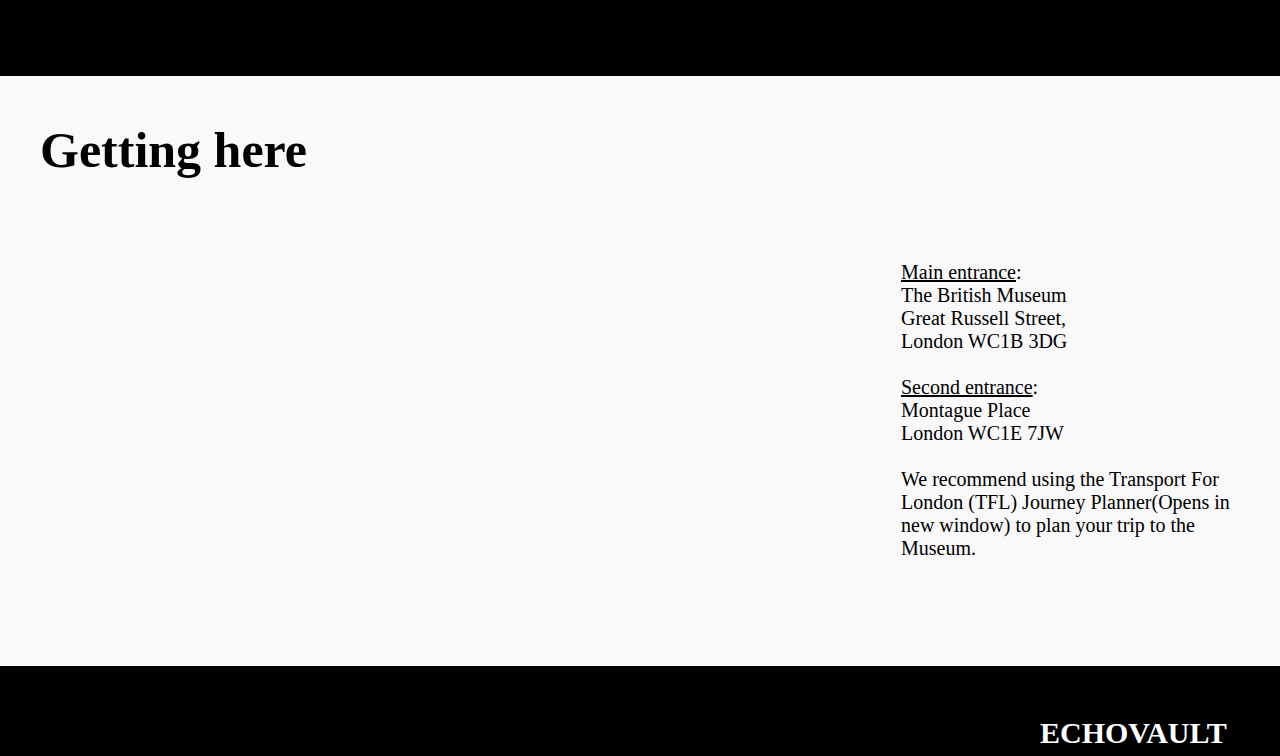
<file: visit louvre.html>
<html>
<head>
<!-- Google Tag Manager -->
<script>(function(w,d,s,l,i){w[l]=w[l]||[];w[l].push({'gtm.start':
new Date().getTime(),event:'gtm.js'});var f=d.getElementsByTagName(s)[0],
j=d.createElement(s),dl=l!='dataLayer'?'&l='+l:'';j.async=true;j.src=
'https://www.googletagmanager.com/gtm.js?id='+i+dl;f.parentNode.insertBefore(j,f);
})(window,document,'script','dataLayer','GTM-W4LN97SN');</script>
<!-- End Google Tag Manager -->

<link rel="stylesheet" type="text/css" href="mvisit.css"/>
<style>
body{background:black url('l3.jpg')no-repeat fixed;Color:white;margin:0px}
a.a13{color:white ;}
button.a13{background:black;color:white;width:370px;margin-right:0px;padding:15px 10px;font-size:20px;text-align:left}
button.a13:hover{color:black;text-decoration: none}

</style>
<title>visit Louvre
</title>
</head>
<body>
<!-- Google Tag Manager (noscript) -->
<noscript><iframe src="https://www.googletagmanager.com/ns.html?id=GTM-W4LN97SN"
height="0" width="0" style="display:none;visibility:hidden"></iframe></noscript>
<!-- End Google Tag Manager (noscript) -->
<div id="d1">
<h1 class="a1"><a href="louvre.html">Louvre</a></h1>
</div>

<pre>

















</pre>
<h1 class="a3">Plan your visit</h1>
<button type="submit" class="a4" onclick="booking()">Book now<span class="a4">›</span></button>
<pre>


</pre>
<div id="d2">
<ul id="a6">
<li class="a6"><a href="louvre.html" class="a12">Home</a></li>
<li class="a5">  ›<a href="visit louvre.html" class="a12">Visit</a></li>
</ul>

</div>
<div id="d3">
<table id="t1">
<tr>
<td>
<table id="t2"><tr>
<td>
<h2 class="c1">Experience the world’s greatest art collection at the Louvre.</h2>
<p class="c1">
Book your free entry ticket in advance to enjoy a smooth visit and receive updates about exhibitions and events. Wander through galleries filled with timeless masterpieces—from Leonardo da Vinci’s Mona Lisa to the Venus de Milo and Winged Victory of Samothrace. Explore French royal history, ancient civilizations, and stunning sculptures under the iconic glass pyramid. Discover the art, history, and beauty that make the Louvre a global treasure.
<p class="c1">
Exhibition tickets are available to book.<br><br>
Occasionally we may need to close galleries at short notice. We regret that we are not always able to alert visitors in advance of their visit.
<br><br>
We look forward to welcoming you.<br><br></p>
</td></tr>
</table></td>
<td>
<table id="t3">
<tr><td><div class="tt3">
<div class="c2"><h4 class="c2">Louvre Museum</h4>
Rue de Rivoli,
Paris,France<br><br></div>
<div class="c2"><h4 class="c2">Opening times</h4>
Monday, Thursday, Saturday, Sunday: 09.00 – 18.00
(Closed on Tuesdays)<br><br>

</div>
<div class="c2"><h4 class="c2">Admission is free</h4>
Standard ticket: €17<br>
Free entry for under 18s and EU residents under 26<br><br>
</div>
<button type="submit" class="a7" onclick="booking()">Book tickets</button>
<a href="#d4" class="a13"><button type="submit" class="a13">View map</button></a>
</div></td></tr>
</table></td></tr></table>
</div>
<div id="d4">
<a class="top" href="#d1"><img src="top.png" width="50px" height="50px" ></a>
<h2 class="a9">Getting here</h2>
<div id="map_section">

<iframe id="map_canvas" src="https://www.google.com/maps/embed?pb=!1m18!1m12!1m3!1d2624.8739176985687!2d2.3350690750591827!3d48.8606146005519!2m3!1f0!2f0!3f0!3m2!1i1024!2i768!4f13.1!3m3!1m2!1s0x47e671d877937b0f%3A0xb975fcfa192f84d4!2sLouvre%20Museum!5e0!3m2!1sen!2sin!4v1762172069344!5m2!1sen!2sin" width="600" height="450" style="border:0;" allowfullscreen="" loading="lazy" referrerpolicy="no-referrer-when-downgrade"></iframe>
<p class="a10"><u>Main entrance</u>: <br>
The British Museum<br>
Great Russell Street,<br>
London WC1B 3DG
<br><br>

<u>Second entrance</u>: <br>
Montague Place<br>
London WC1E 7JW<br>
<br>

We recommend using the Transport For<br> London (TFL) Journey Planner(Opens in new window) to plan your trip to the Museum.</p>
</div>
</div>
<h5 class="a11"><a href="HOME1.html">ECHOVAULT</a></h5>

<script>

function booking() {
sessionStorage.setItem('bg', 'louvre');
location.href = 'book.html';
}

</script>
</body>
</html>
</file>
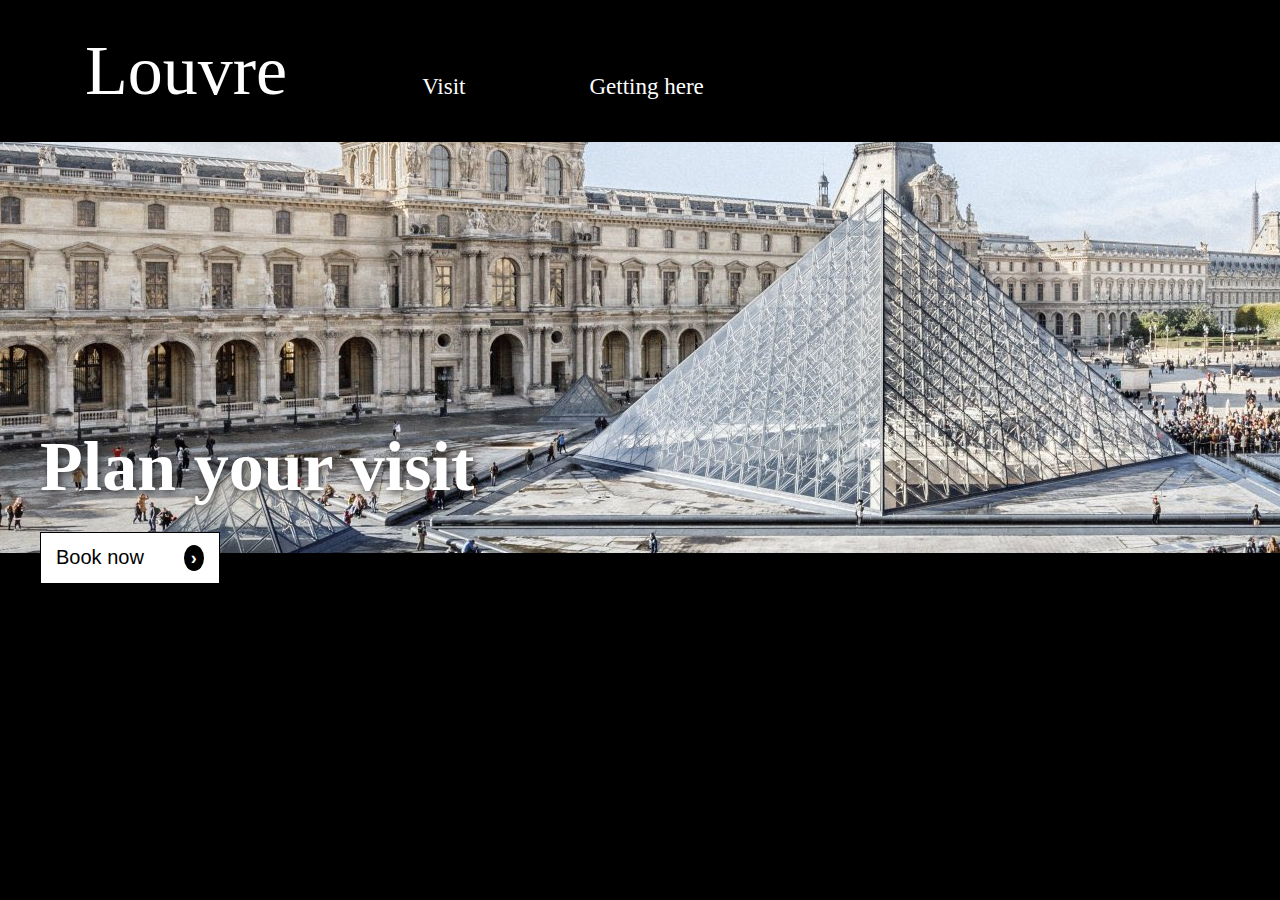
<file: visit.html>
<html>
<head>
<!-- Google Tag Manager -->
<script>(function(w,d,s,l,i){w[l]=w[l]||[];w[l].push({'gtm.start':
new Date().getTime(),event:'gtm.js'});var f=d.getElementsByTagName(s)[0],
j=d.createElement(s),dl=l!='dataLayer'?'&l='+l:'';j.async=true;j.src=
'https://www.googletagmanager.com/gtm.js?id='+i+dl;f.parentNode.insertBefore(j,f);
})(window,document,'script','dataLayer','GTM-W4LN97SN');</script>
<!-- End Google Tag Manager -->
<script>
  window.dataLayer = window.dataLayer || [];
  function gtag(){dataLayer.push(arguments);}
  gtag('js', new Date());

  gtag('config', 'G-4BQMD818WQ');
</script>

<style>
body{background:black url('l2.1.png')no-repeat fixed;Color:white;margin:0px}
.a2{display:inline;margin:50px 30px;text-shadow:2px 2px 4px black;font-size:23px;margin-left:90px;margin-top:75px}
.a1{font-size:70px;display:inline;margin:50px 30px;text-shadow:2px 2px 4px black;padding-right:15px}
#d1{background:black;margin:0px;padding:15px}
.a2:hover{border-bottom:2px white solid;padding:2px}
.a3{text-shadow:2px 2px 10px #2B2B2B ;font-size:70px;margin-left:40px;margin-bottom:0px}
.a4{background-color:white;color:black;border:1.5px black solid;font-size:20px;margin-left:40px;padding:5px 15px;margin-top:25px}
span.a4{border-radius:70%;background:black;color:white;padding:3px 7px;border:none;width:30px;height:30px;line-height:40px;font-size:18px;font-weight:bold}
button.a4:hover{background-color:black;color:white;border:1.5px white solid}

</style>
<title>visit us!!
</title>
</head>
<body>
<!-- Google Tag Manager (noscript) -->
<noscript><iframe src="https://www.googletagmanager.com/ns.html?id=GTM-W4LN97SN"
height="0" width="0" style="display:none;visibility:hidden"></iframe></noscript>
<!-- End Google Tag Manager (noscript) -->
<div id="d1">

<ul >
<li class="a1">Louvre</li><li class="a2">Visit</li>
<li class="a2">Getting here</li>
</ul>
</div>
<pre>















</pre>
<h1 class="a3">Plan your visit</h1>
<button type="submit" class="a4">Book now<span class="a4">›</span></button>

<script>
</script>
</body>
</html>
</file>
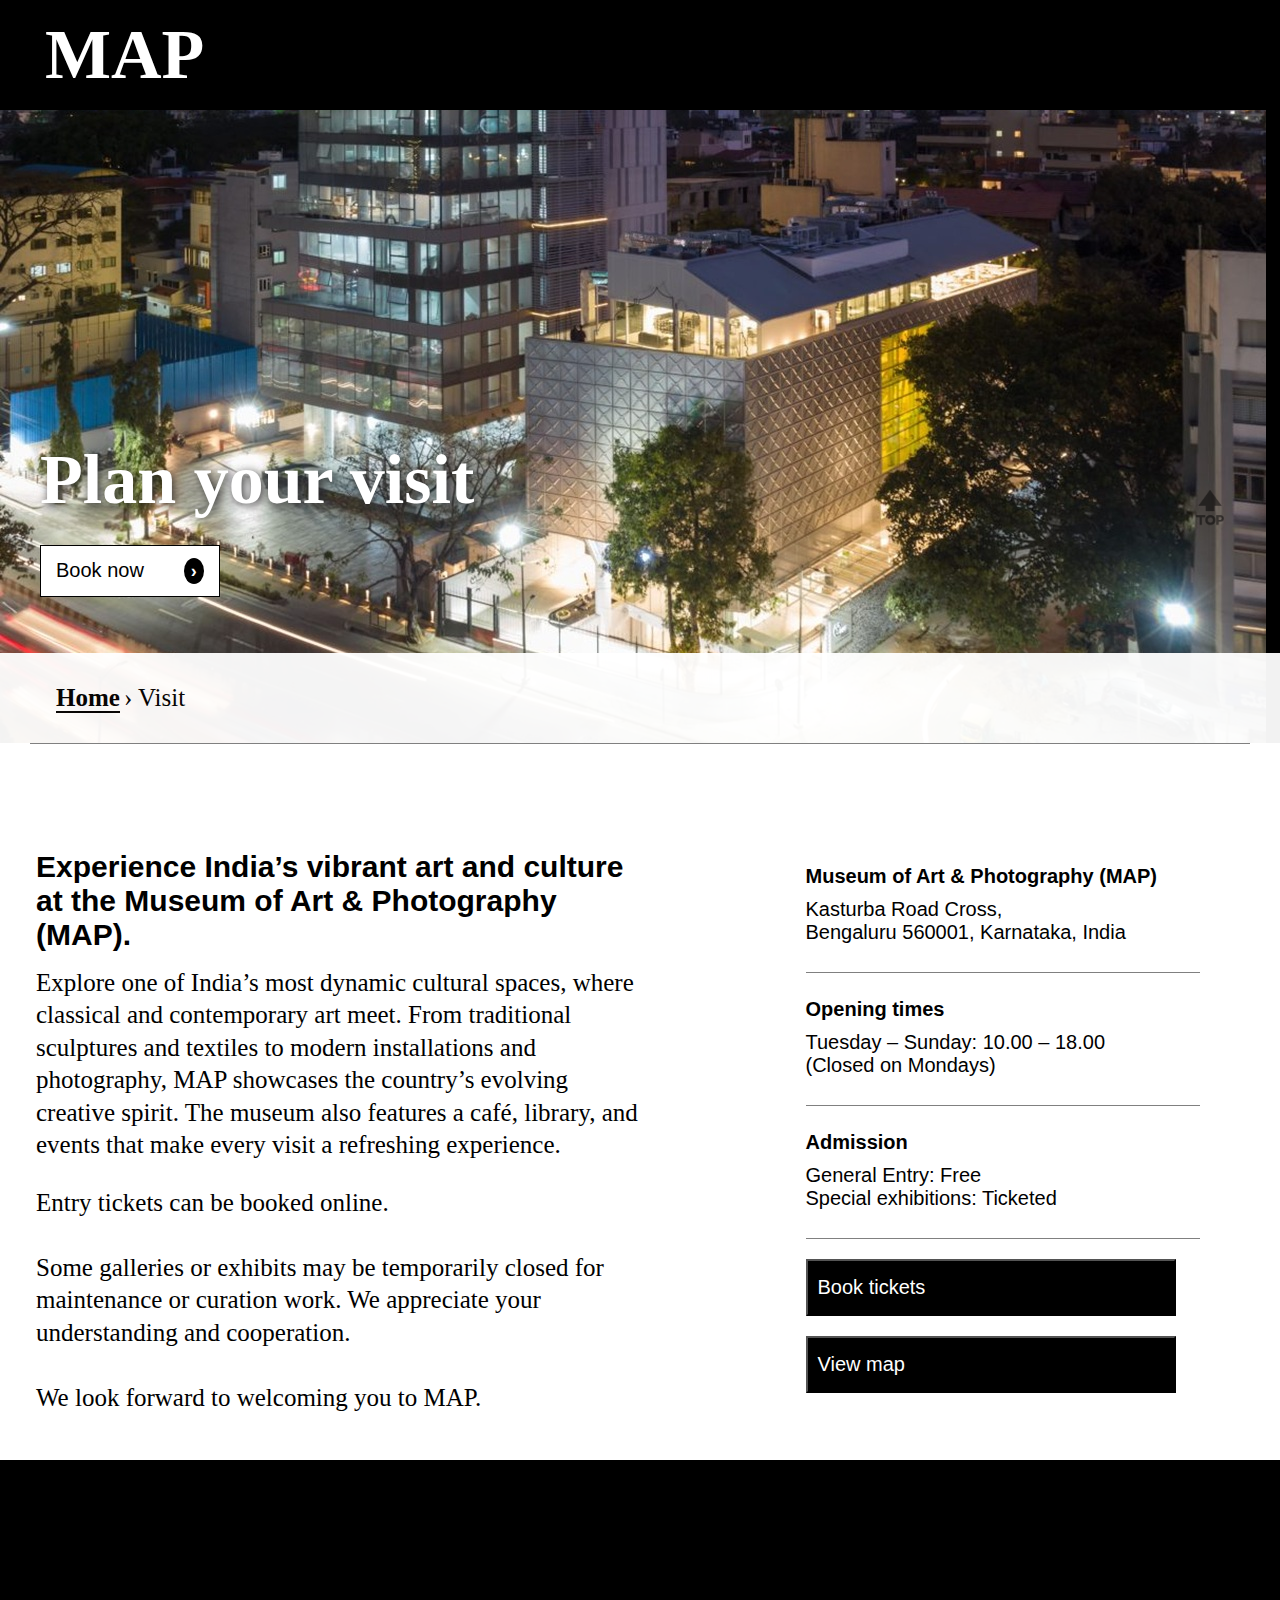
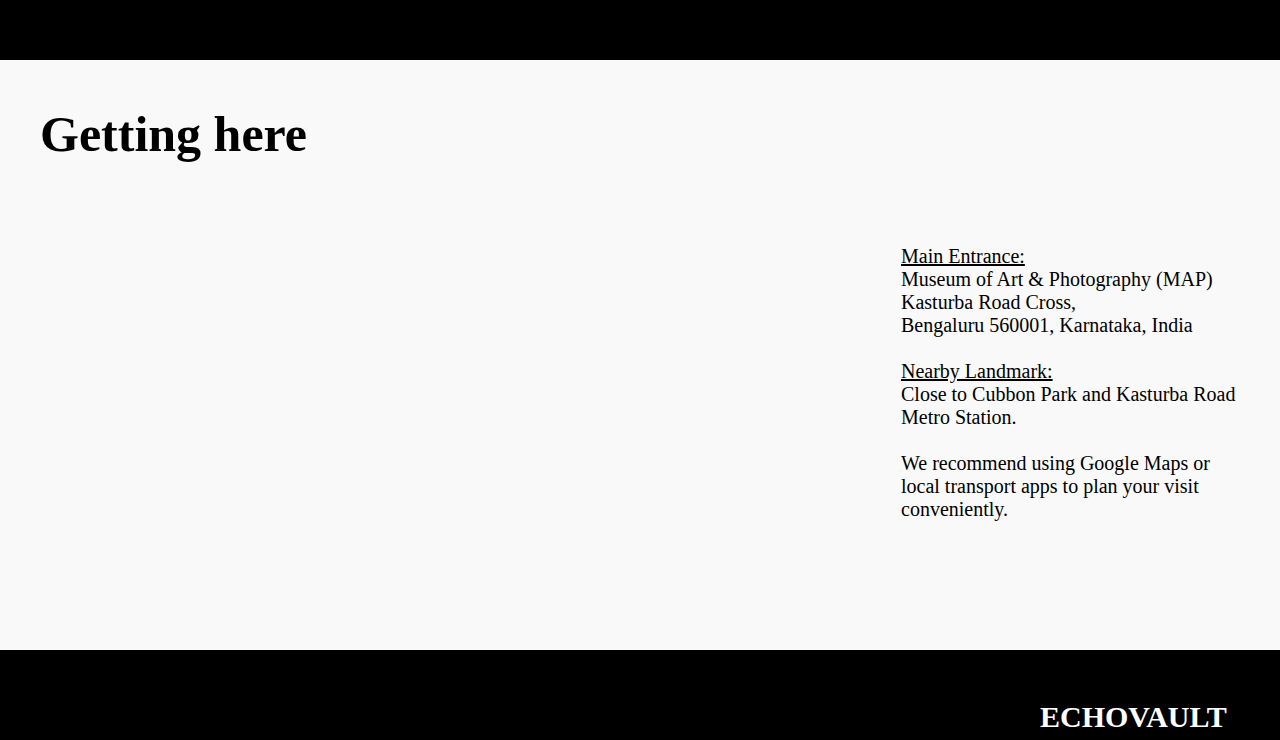
<file: vmap.html>
<html>
<head>
<!-- Google tag (gtag.js) -->
<script async src="https://www.googletagmanager.com/gtag/js?id=G-4BQMD818WQ"></script>
<script>
  window.dataLayer = window.dataLayer || [];
  function gtag(){dataLayer.push(arguments);}
  gtag('js', new Date());

  gtag('config', 'G-4BQMD818WQ');
</script>


<link rel="stylesheet" type="text/css" href="mvisit.css"/>
<style>
body {background:black url('map4.jpg') no-repeat fixed; color:white; margin:0px;}
</style>
<title>Visit MAP</title>
</head>            

<body>

<div id="d1">
<h1 class="a1"><a href="map.html">MAP</a></h1>
</div>

<pre>


















</pre>

<h1 class="a3">Plan your visit</h1>
<button type="submit" class="a4" onclick="booking()">Book now<span class="a4">›</span></button>

<pre>


</pre>

<div id="d2">
<ul id="a6">
<a href="map.html"><li class="a6">Home</li></a>
<li class="a5">  › <a href="vmap.html" class="a12">Visit</li></a></ul>
</div>

<div id="d3">
<table id="t1">
<tr>
<td>
<table id="t2"><tr>
<td>
<h2 class="c1">Experience India’s vibrant art and culture at the Museum of Art & Photography (MAP).</h2>
<p class="c1">
Explore one of India’s most dynamic cultural spaces, where classical and contemporary art meet. 
From traditional sculptures and textiles to modern installations and photography, 
MAP showcases the country’s evolving creative spirit. 
The museum also features a café, library, and events that make every visit a refreshing experience. 
<p class="c1">
Entry tickets can be booked online.<br><br>
Some galleries or exhibits may be temporarily closed for maintenance or curation work. 
We appreciate your understanding and cooperation.<br><br>
We look forward to welcoming you to MAP.<br><br>
</p>
</td></tr></table>
</td>

<td>
<table id="t3">
<tr><td><div class="tt3">
<div class="c2"><h4 class="c2">Museum of Art & Photography (MAP)</h4>
Kasturba Road Cross,<br>
Bengaluru 560001, Karnataka, India<br><br>
</div>

<div class="c2"><h4 class="c2">Opening times</h4>
Tuesday – Sunday: 10.00 – 18.00<br>
(Closed on Mondays)<br><br>
</div>

<div class="c2"><h4 class="c2">Admission</h4>
General Entry: Free<br>
Special exhibitions: Ticketed<br><br>
</div>

<button type="submit" class="a7"  onclick="booking()">Book tickets</button>
<a href="#d4"><button type="submit" class="a8">View map</button></a>
</div></td></tr></table>
</td></tr></table>
</div>

<div id="d4">
<a class="top" href="#d1"><img src="top.png" width="50px" height="50px" ></a>
<h2 class="a9">Getting here</h2>
<div id="map_section">

<iframe id="map_canvas" src="https://www.google.com/maps/embed?pb=!1m18!1m12!1m3!1d3887.956992723626!2d77.5967537!3d12.974602599999999!2m3!1f0!2f0!3f0!3m2!1i1024!2i768!4f13.1!3m3!1m2!1s0x3bae17a9d38a752b%3A0x80134d193f5492b4!2sMuseum%20of%20Art%20%26%20Photography%20(MAP)!5e0!3m2!1sen!2sin!4v1762149971678!5m2!1sen!2sin" width="600" height="450" style="border:0;" allowfullscreen="" loading="lazy" referrerpolicy="no-referrer-when-downgrade"></iframe>
<p class="a10">
<u>Main Entrance:</u><br>
Museum of Art & Photography (MAP)<br>
Kasturba Road Cross,<br>
Bengaluru 560001, Karnataka, India<br><br>

<u>Nearby Landmark:</u><br>
Close to Cubbon Park and Kasturba Road Metro Station.<br><br>

We recommend using Google Maps or local transport apps to plan your visit conveniently.
</p>
</div>
</div>

<h5 class="a11"><a href="HOME1.html">ECHOVAULT</a></h5>

<script>

function booking() {
sessionStorage.setItem('bg', 'map');
location.href = 'book.html';
}
</script>

</body>
</html>
</file>
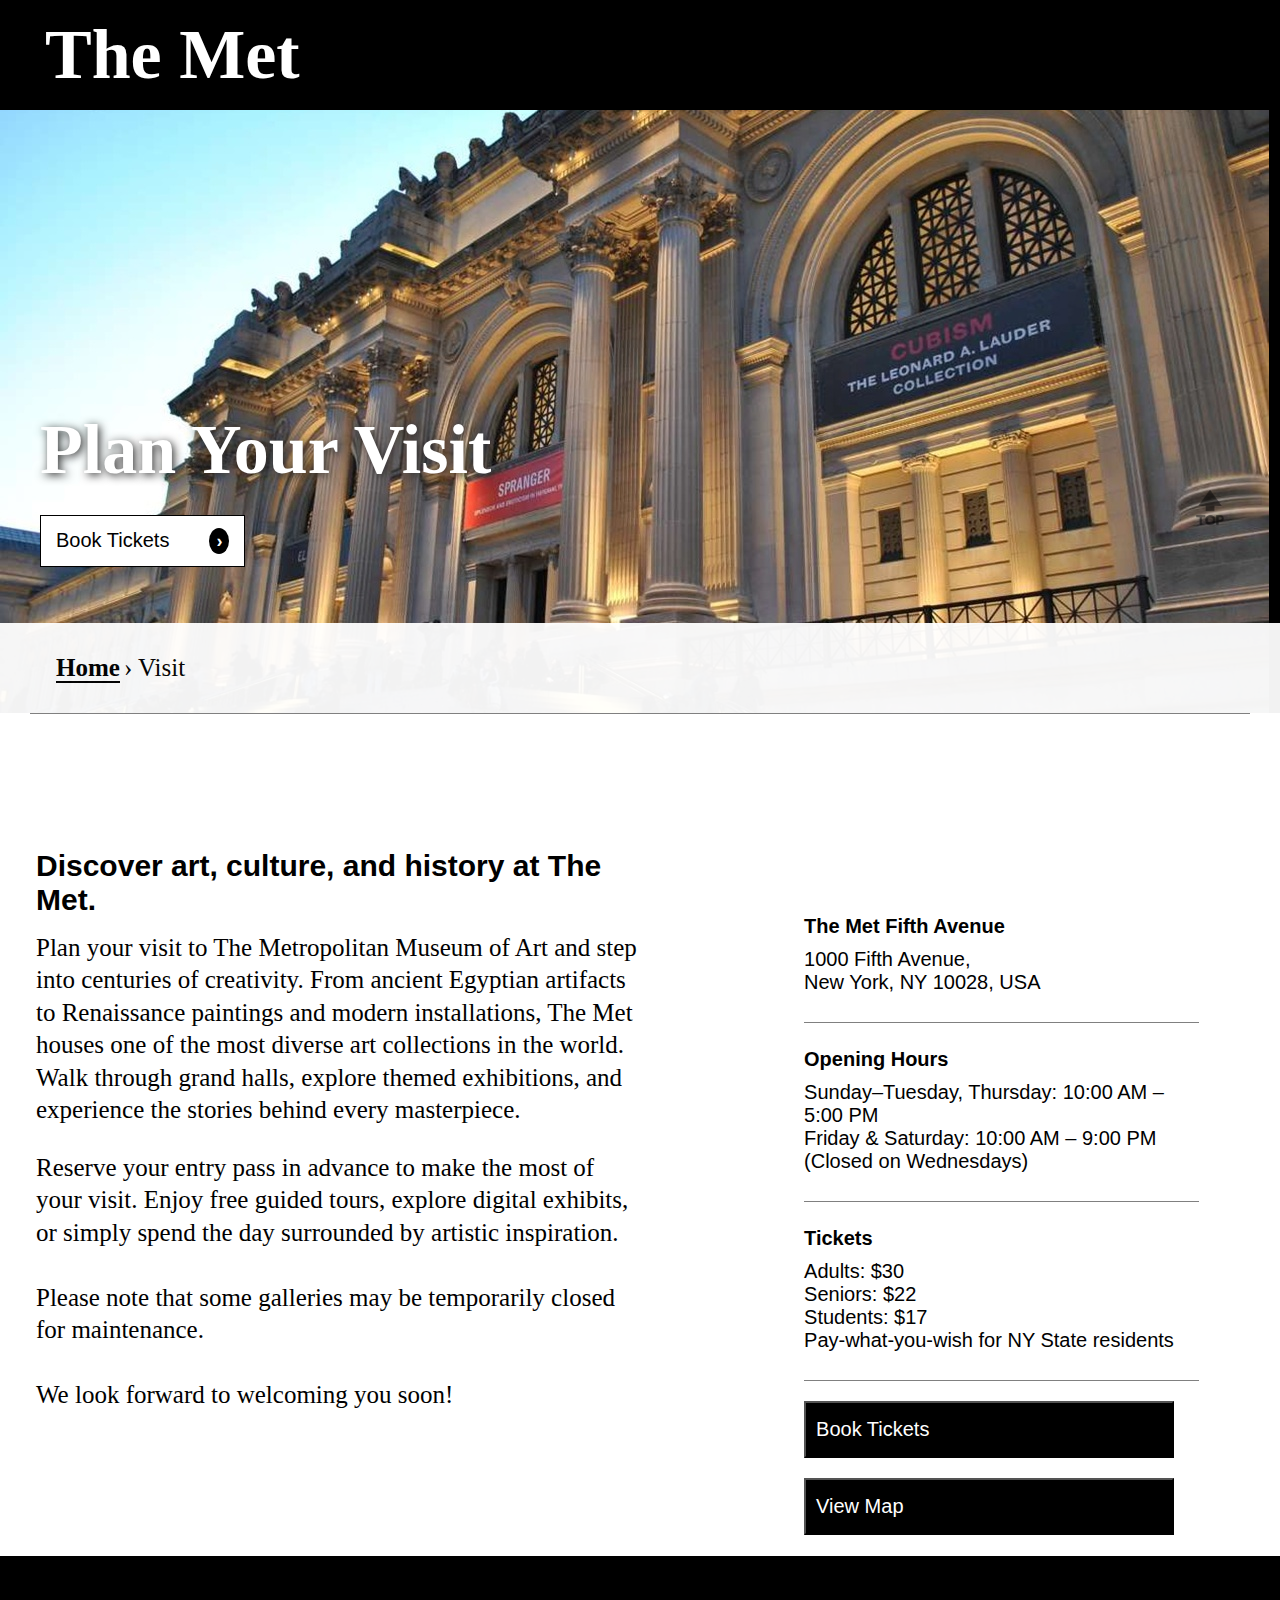
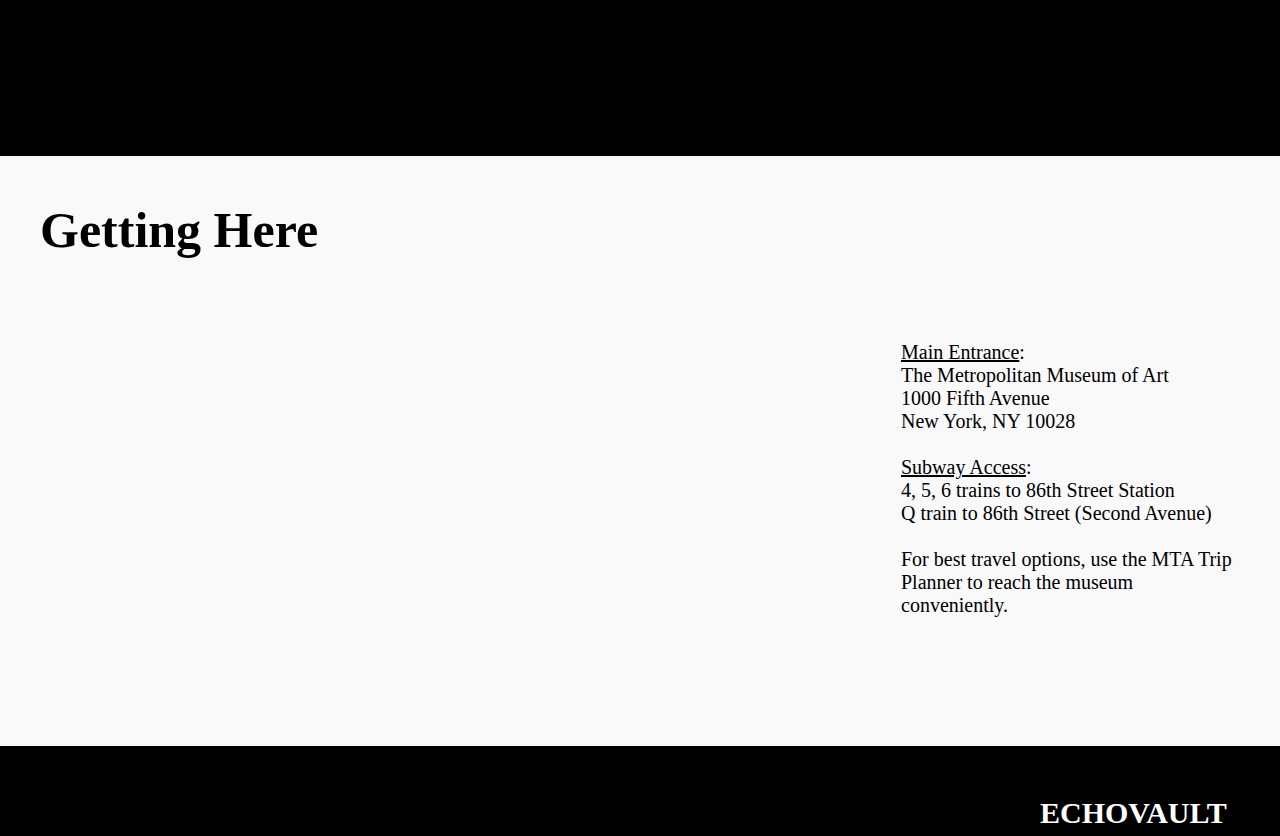
<file: vmet.html>
<html>
<head>
<!-- Google tag (gtag.js) -->
<script async src="https://www.googletagmanager.com/gtag/js?id=G-4BQMD818WQ"></script>
<script>
  window.dataLayer = window.dataLayer || [];
  function gtag(){dataLayer.push(arguments);}
  gtag('js', new Date());

  gtag('config', 'G-4BQMD818WQ');
</script>

<link rel="stylesheet" type="text/css" href="mvisit.css"/>

<style>
body{background:black url('m3.jpg')no-repeat fixed;Color:white;margin:0px}
#t2{margin-top:30px;background:white;color:black;width:80%;padding-bottom:7px}
#t3{margin-top:170px;background:white;color:black;width:90%;margin-right:0px}
.a8{margin-bottom:15px}
a.a12,
a.a12:visited,
a.a12:hover,
a.a12:active{color:black;text-decoration: none}
</style>
<title>Visit The Met</title>
</head>
<body>

<div id="d1">
<h1 class="a1"><a href="The Met.html">The Met</a></h1>
</div>

<pre>
















</pre>

<h1 class="a3">Plan Your Visit</h1>
<button type="submit" class="a4" onclick="booking()">Book Tickets<span class="a4">›</span></button>

<pre>


</pre>

<div id="d2">
<ul id="a6">
<li class="a6"><a href="The Met.html" class="a12">Home</a></li>
<li class="a5">  › <a href="vmet.html" class="a12">Visit</a></li>
</ul>
</div>

<div id="d3">
<table id="t1">
<tr>
<td>
<table id="t2">
<tr><td>
<h2 class="c1">Discover art, culture, and history at The Met.</h2>
<p class="c1">
Plan your visit to The Metropolitan Museum of Art and step into centuries of creativity. From ancient Egyptian artifacts to Renaissance paintings and modern installations, The Met houses one of the most diverse art collections in the world. Walk through grand halls, explore themed exhibitions, and experience the stories behind every masterpiece.
</p>
<p class="c1">
Reserve your entry pass in advance to make the most of your visit. Enjoy free guided tours, explore digital exhibits, or simply spend the day surrounded by artistic inspiration.
<br><br>
Please note that some galleries may be temporarily closed for maintenance.<br><br>We look forward to welcoming you soon!
<br><br>
</p>
</td></tr>
</table>
</td>

<td>
<table id="t3">
<tr><td><div class="tt3">
<div class="c2"><h4 class="c2">The Met Fifth Avenue</h4>
1000 Fifth Avenue,<br>
New York, NY 10028, USA<br><br></div>

<div class="c2"><h4 class="c2">Opening Hours</h4>
Sunday–Tuesday, Thursday: 10:00 AM – 5:00 PM<br>
Friday & Saturday: 10:00 AM – 9:00 PM<br>
(Closed on Wednesdays)<br><br></div>

<div class="c2"><h4 class="c2">Tickets</h4>
Adults: $30<br>
Seniors: $22<br>
Students: $17<br>
Pay-what-you-wish for NY State residents<br><br></div>

<button type="submit" class="a7" onclick="booking()">Book Tickets</button>
<a href="#d4"><button type="submit" class="a8">View Map</button></a>
</div></td></tr>
</table>
</td></tr></table>
</div>

<div id="d4">
<a class="top" href="#d1"><img src="top.png" width="50px" height="50px" ></a>
<h2 class="a9">Getting Here</h2>
<div id="map_section">
<iframe  id="map_canvas" src="https://www.google.com/maps/embed?pb=!1m18!1m12!1m3!1d3021.208023829315!2d-73.96581892553695!3d40.779440633486665!2m3!1f0!2f0!3f0!3m2!1i1024!2i768!4f13.1!3m3!1m2!1s0x89c25896f660c26f%3A0x3b2fa4f4b6c6a1fa!2sThe%20Metropolitan%20Museum%20of%20Art!5e0!3m2!1sen!2sin!4v1762172376128!5m2!1sen!2sin" width="600" height="450" style="border:0;" allowfullscreen="" loading="lazy" referrerpolicy="no-referrer-when-downgrade"></iframe>


<p class="a10">
<u>Main Entrance</u>:<br>
The Metropolitan Museum of Art<br>
1000 Fifth Avenue<br>
New York, NY 10028<br><br>

<u>Subway Access</u>:<br>
4, 5, 6 trains to 86th Street Station<br>
Q train to 86th Street (Second Avenue)<br><br>

For best travel options, use the MTA Trip Planner to reach the museum conveniently.
</p>
</div>
</div>
<h5 class="a11"><a href="HOME1.html">ECHOVAULT</a></h5>


<script>


function booking() {
sessionStorage.setItem('bg', 'met');
location.href = 'book.html';
}
</script>
</body>
</html>
</file>
<file: museumcss.css>
.a1{padding:0px;list-style:none}
.a2{font-size:50px;display:inline;margin:50px 30px;text-shadow:2px 2px 4px black}
.a3{font-size:100px;padding:300px 0px 0px 20px;text-shadow:2px 2px 5px black}
.i1{float:left;width:580px;height:511px;margin-right:15px;margin-bottom:0px}
button{background:black;color:white;margin-top:40px;font-size:30px;padding:8px;margin-left:300px;border:3px black solid;border-radius:3px}
#p1{background:#8F99C7;font-size:42px;line-spacing:2px;padding:10px;margin:0px;align:justify}
#d2{margin:0px;border:13px black solid}
#footer{display:flex;clear:left;background:#1C1C1C;padding: 30px 40px}
.footer{margin:0px 30px 0px 24px ;font-size:20px;padding:2px;line-height: 1.3;padding: 0 20px}
#footer h4{font-size:22px;margin-bottom:22px;margin-top:0px}
.footer1{margin:0px 30px 0px 0px ;font-size:20px;padding:2px;line-height: 1.3;padding-left:150px}
.footer2{margin:0px 30px 0px 0px ;font-size:20px;padding:2px;line-height: 1.3;padding-left:100px}
#active {border-bottom: 3px solid white}
button:hover{background-color:white;color:black}
a{color:white;text-decoration:none}
.a2:hover{text-shadow:4px 4px 2px black}

#dd{background:#000000CC;margin:0px;padding:3px;line-height:1px;position:fixed;z-index:9999;width:100%;
top:0;
left:0;}
#dd:hover{background:black}
body{margin:0px;padding:0px}
.top{position:fixed;top:480px;left:1185px;opacity:0.5}
.top:hover{opacity:1}
.aa{font-size:20px;text-shadow:2px 2px 4px black;list-style:none;font-family:'Cormorant Garamond', serif;letter-spacing: 2px;padding-left:24px}
#tagline {color: #e0e0e0;text-shadow: 0 0 5px #ffffff33;margin:0px;display:inline;font-size:10px;padding-top:10px;margin-left:10px;font-family: "Cormorant Garamond", serif;font-style: italic;letter-spacing: 0.5px}
p#pt{color:white;margin:0px;font-size:40px;display:inline;font-family:  'Cormorant Garamond', serif;letter-spacing: 2px;padding-left:8px;
font-weight: 600;}
</file>
<file: mvisit.css>
.a2{display:inline;margin:50px 30px;text-shadow:2px 2px 4px black;font-size:23px;margin-left:90px;margin-top:75px}
.at{display:inline;margin:50px 30px;text-shadow:2px 2px 4px black;font-size:23px;margin-left:90px;margin-top:75px;border-bottom:2px white solid;padding:2px}
.a1{font-size:70px;display:inline;margin:50px 30px;text-shadow:2px 2px 4px black;padding-right:15px}
#d1{background:#000000CC;margin:0px;padding:15px}
#d1:hover{background:black}
.a2:hover{border-bottom:2px white solid}
.a3{text-shadow:2px 2px 10px #2B2B2B ;font-size:70px;margin-left:40px;margin-bottom:0px}
.a4{background-color:white;color:black;border:1.5px black solid;font-size:20px;margin-left:40px;padding:5px 15px;margin-top:25px}
span.a4{border-radius:70%;background:black;color:white;padding:3px 7px;border:none;width:30px;height:30px;line-height:40px;font-size:18px;font-weight:bold}
button.a4:hover{background-color:black;color:white;border:1.5px white solid}
#d2{background:white;padding:11px;opacity:95%;margin-top:30px;margin:0px}
ul{margin:0px;padding:0px}
.a5{display:inline;font-size:25px;color:black;opacity:100%;margin:0px;padding:0px}
.a6{display:inline;font-size:25px;color:black;opacity:100%;border-bottom:2px black solid;font-weight:bold;margin:0px;padding:0px}
.a6:hover{border:none}
#d3{border-left:30px white solid;border-right:30px white solid;margin:0px;padding:0px;margin-bottom:0px}
.d3{margin:0px;padding:0px}
#a6{margin-left:45px;margin-top:20px;;margin-bottom:20px}

h2.d3{margin:0px;padding:0px}

#t1{background:white;color:black;border-top:1px gray solid}
#t2{margin-top:100px;background:white;color:black;width:80%;padding-bottom:7px}
#t3{margin-top:30px;background:white;color:black;width:90%;margin-right:0px}

h2.c1{font-size:30px;font-weight:bold;font-family:arial;margin-bottom:0px}
p.c1{font-size:25px;margin-top:15px;line-height:1.3}
h4.c2{font-size:20px;font-weight:bold;font-family:arial;margin-bottom:10px;padding:0px;margin-top:25px;}
.c2{font-size:20px;font-family:arial;margin:0px;padding:0px}
div.c2{border-bottom:1px gray solid;padding-bottom:5px;margin:0px}
.a7{background:black;color:white;width:370px;margin-right:0px;padding:15px 10px;font-size:20px;margin-top:20px;margin-bottom:20px;text-align:left}
.a8{background:black;color:white;width:370px;margin-right:0px;padding:15px 10px;font-size:20px;text-align:left}
a,
a:visited,
a:hover,
a:active{color:white;text-decoration: none}
.a7:hover{background:white;color:black}
.a8:hover{background:white;color:black}
.a13:hover{background:white;color:black}
#d4{border-left:40px white solid;border-right:40px white solid;margin:0px;background:white;padding-top:4px;opacity:98%;margin-top:200px;padding-bottom:25px}
.a9{font-size:50px;color:black}
#map_section{display:flex}
.a10{color:black;font-size:20px;float:right;width:30%;padding-left:70px;PADDING-TOP:20PX}
#map_canvas{width:1000px;height:420px;width:70%}
#a2 a{color:white;text-decoration:none}
a button:hover{color: black}
.a11{color:white;font-size:30px;padding-left:1040px;margin-bottom:6px;background:black;margin-top:50px}
a.a12,
a.a12:visited,
a.a12:hover,
a.a12:active{color:black;text-decoration: none}
.top{position:fixed;top:480px;left:1185px;opacity:0.5}
.top:hover{opacity:1}
</file>
